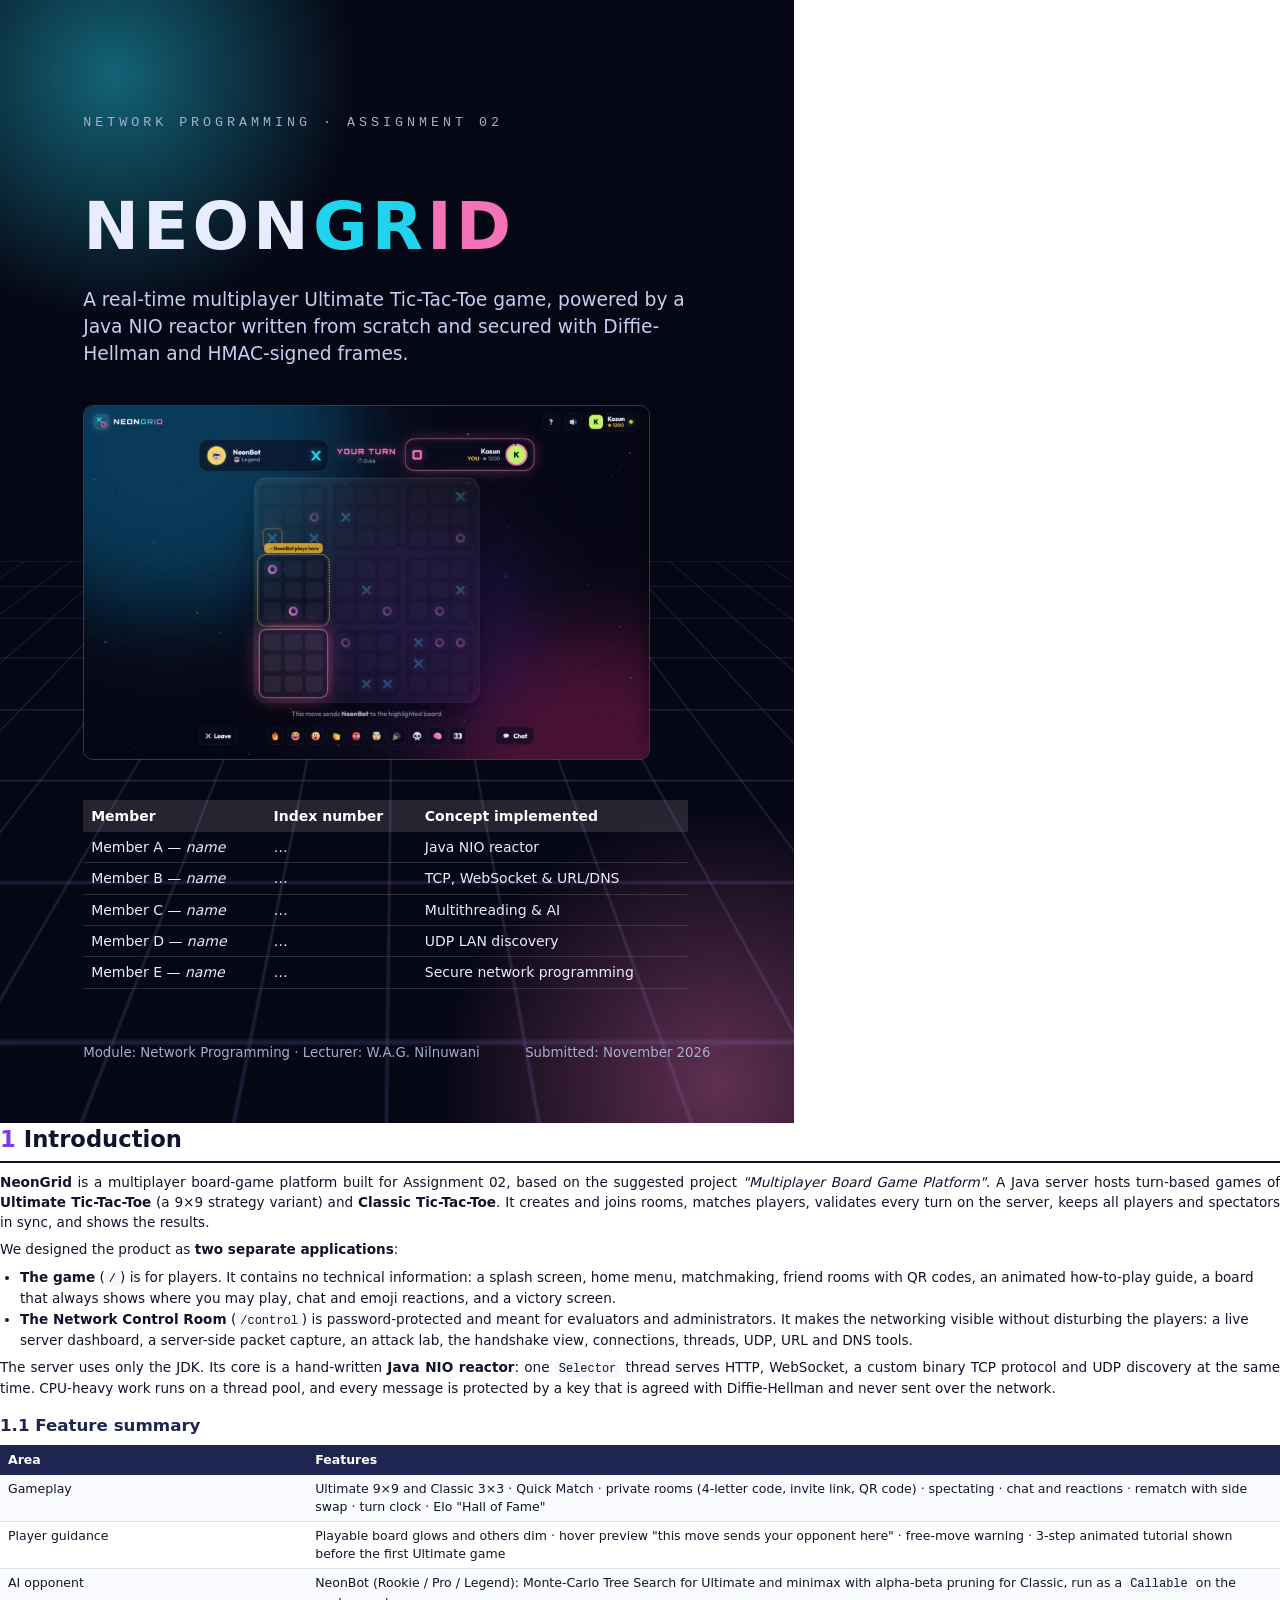
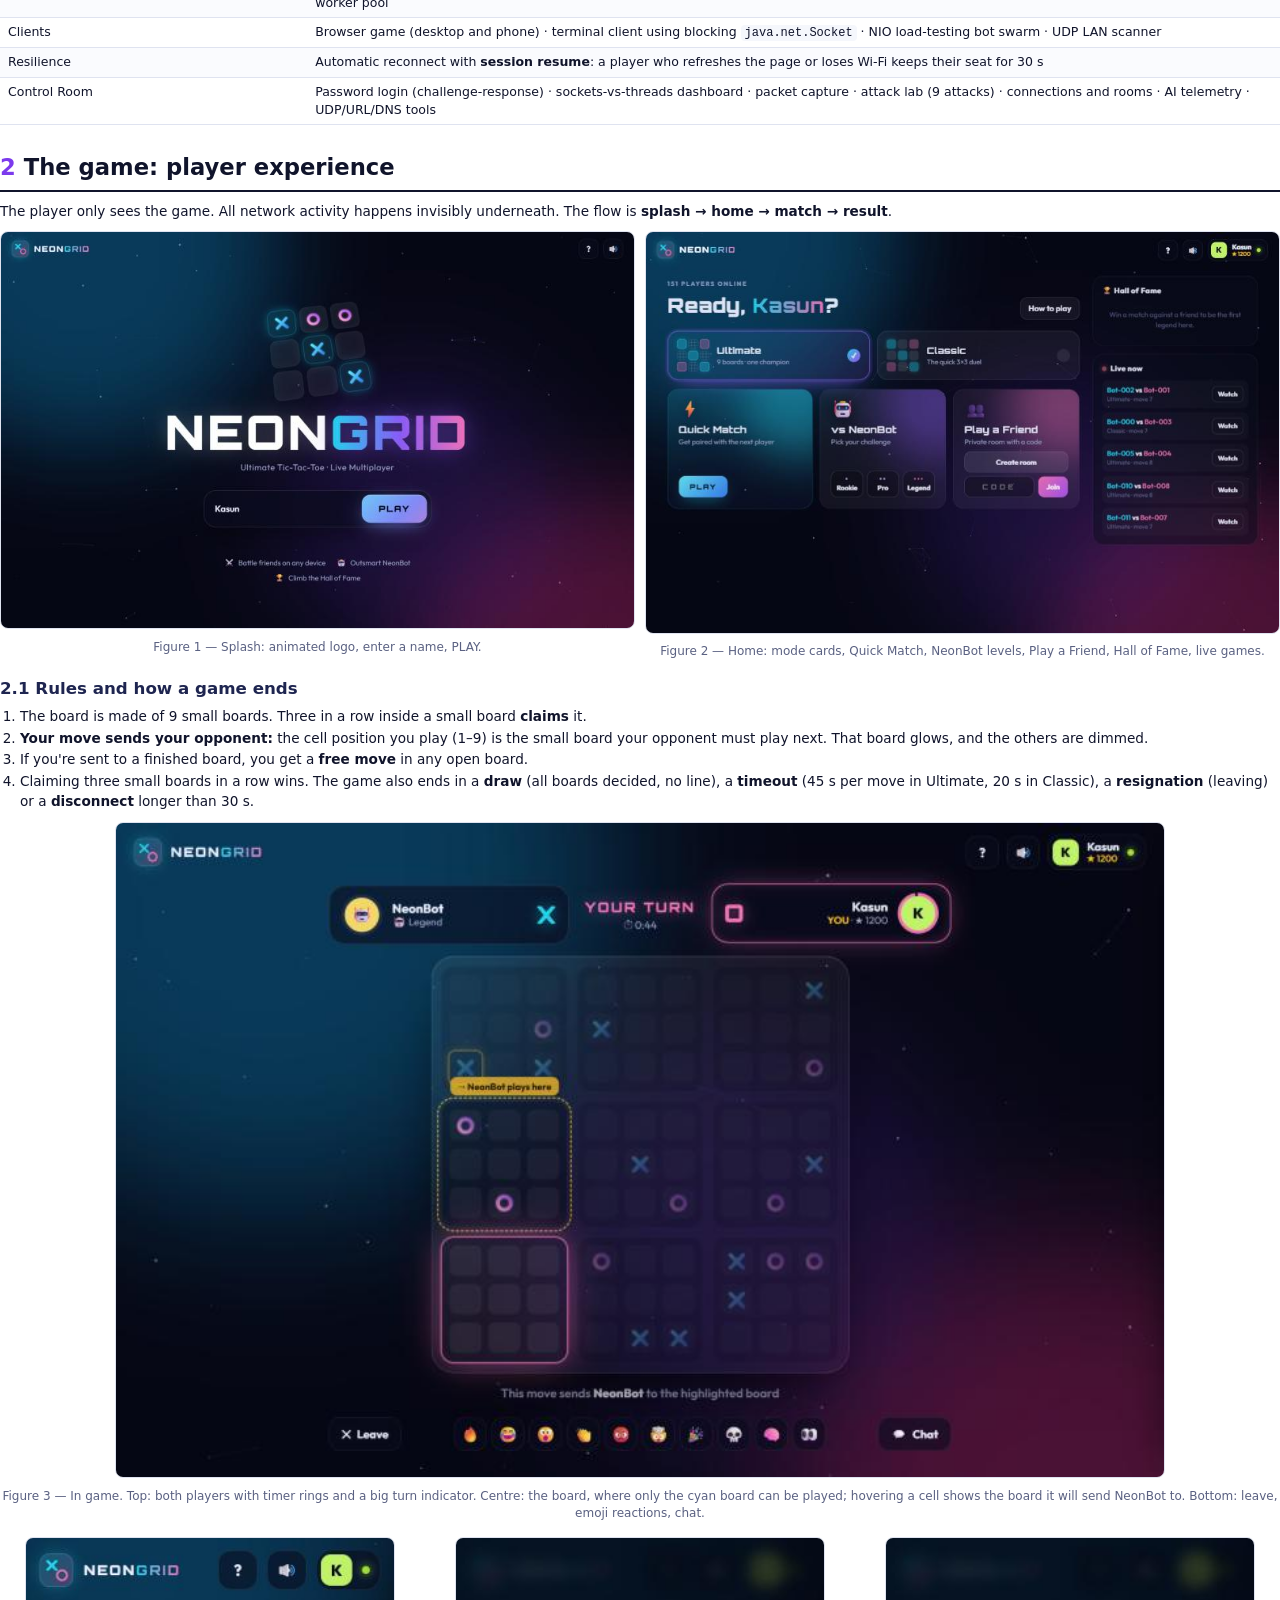
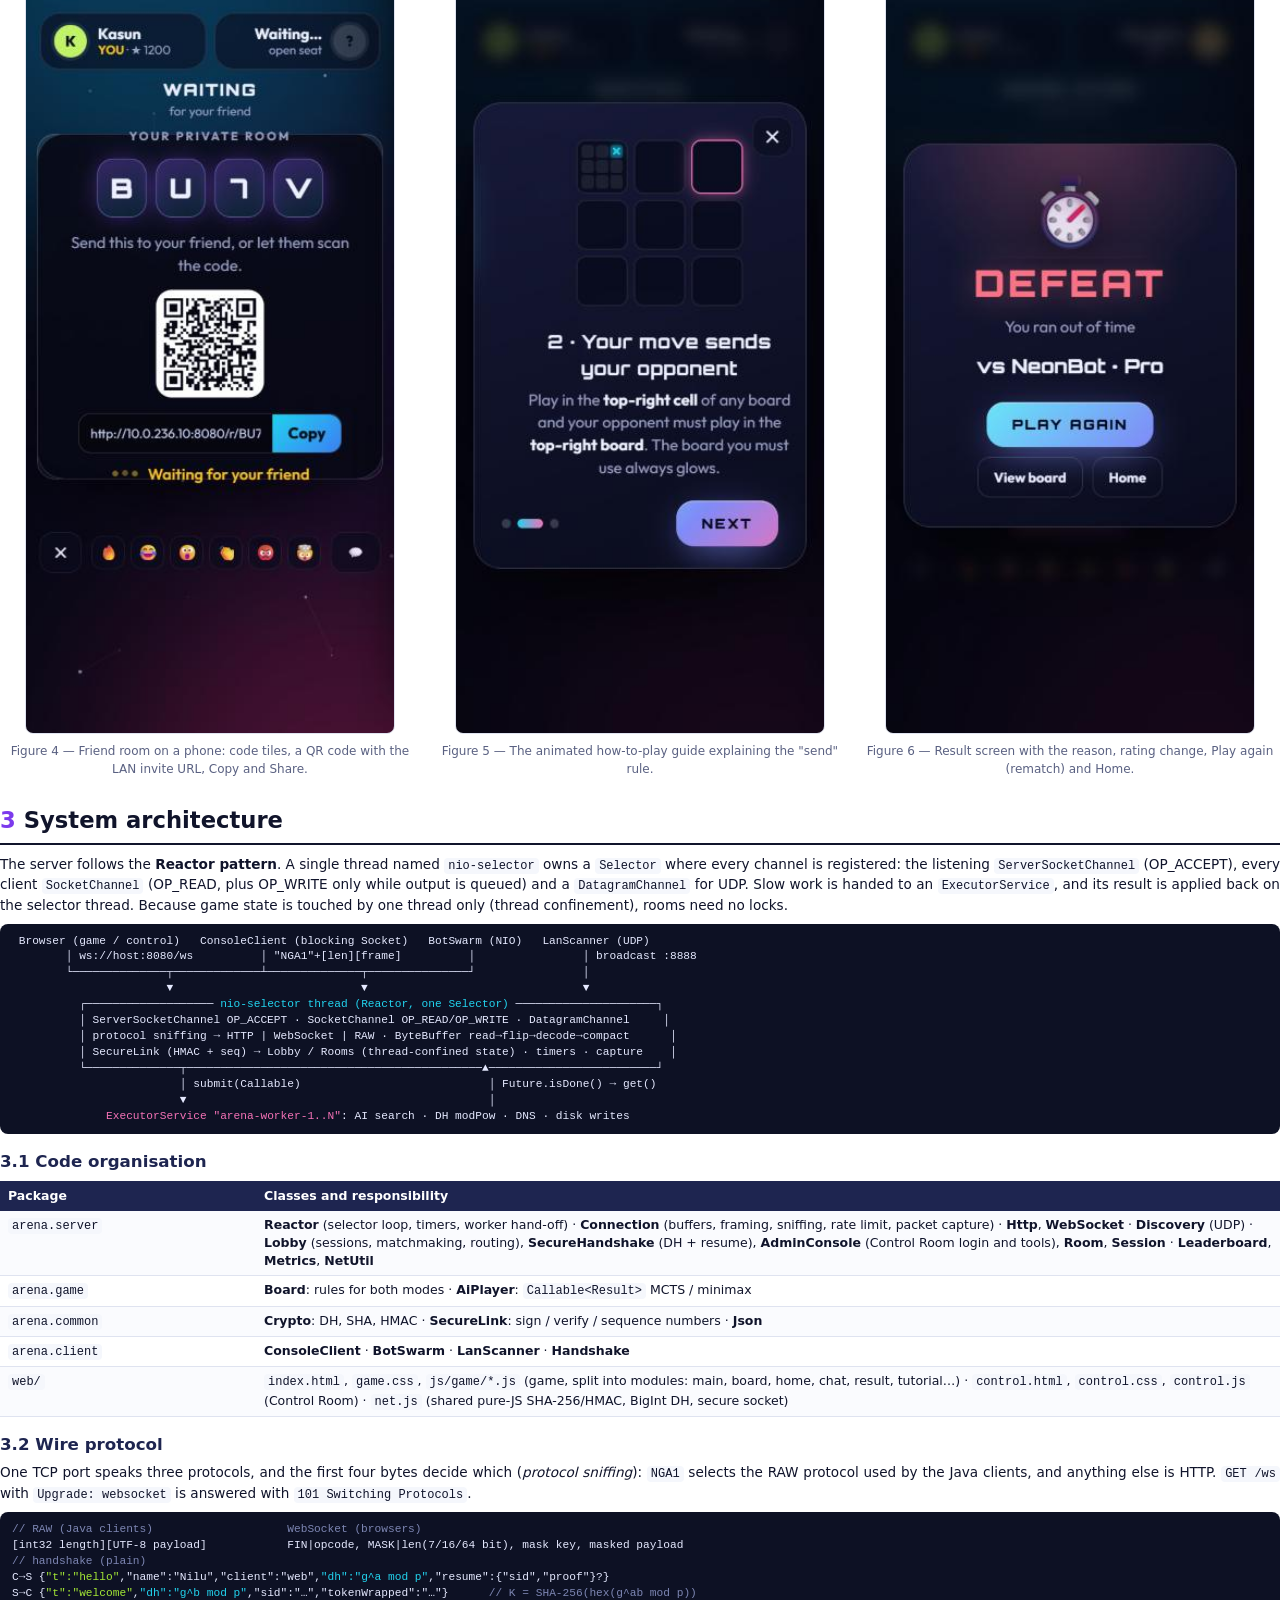
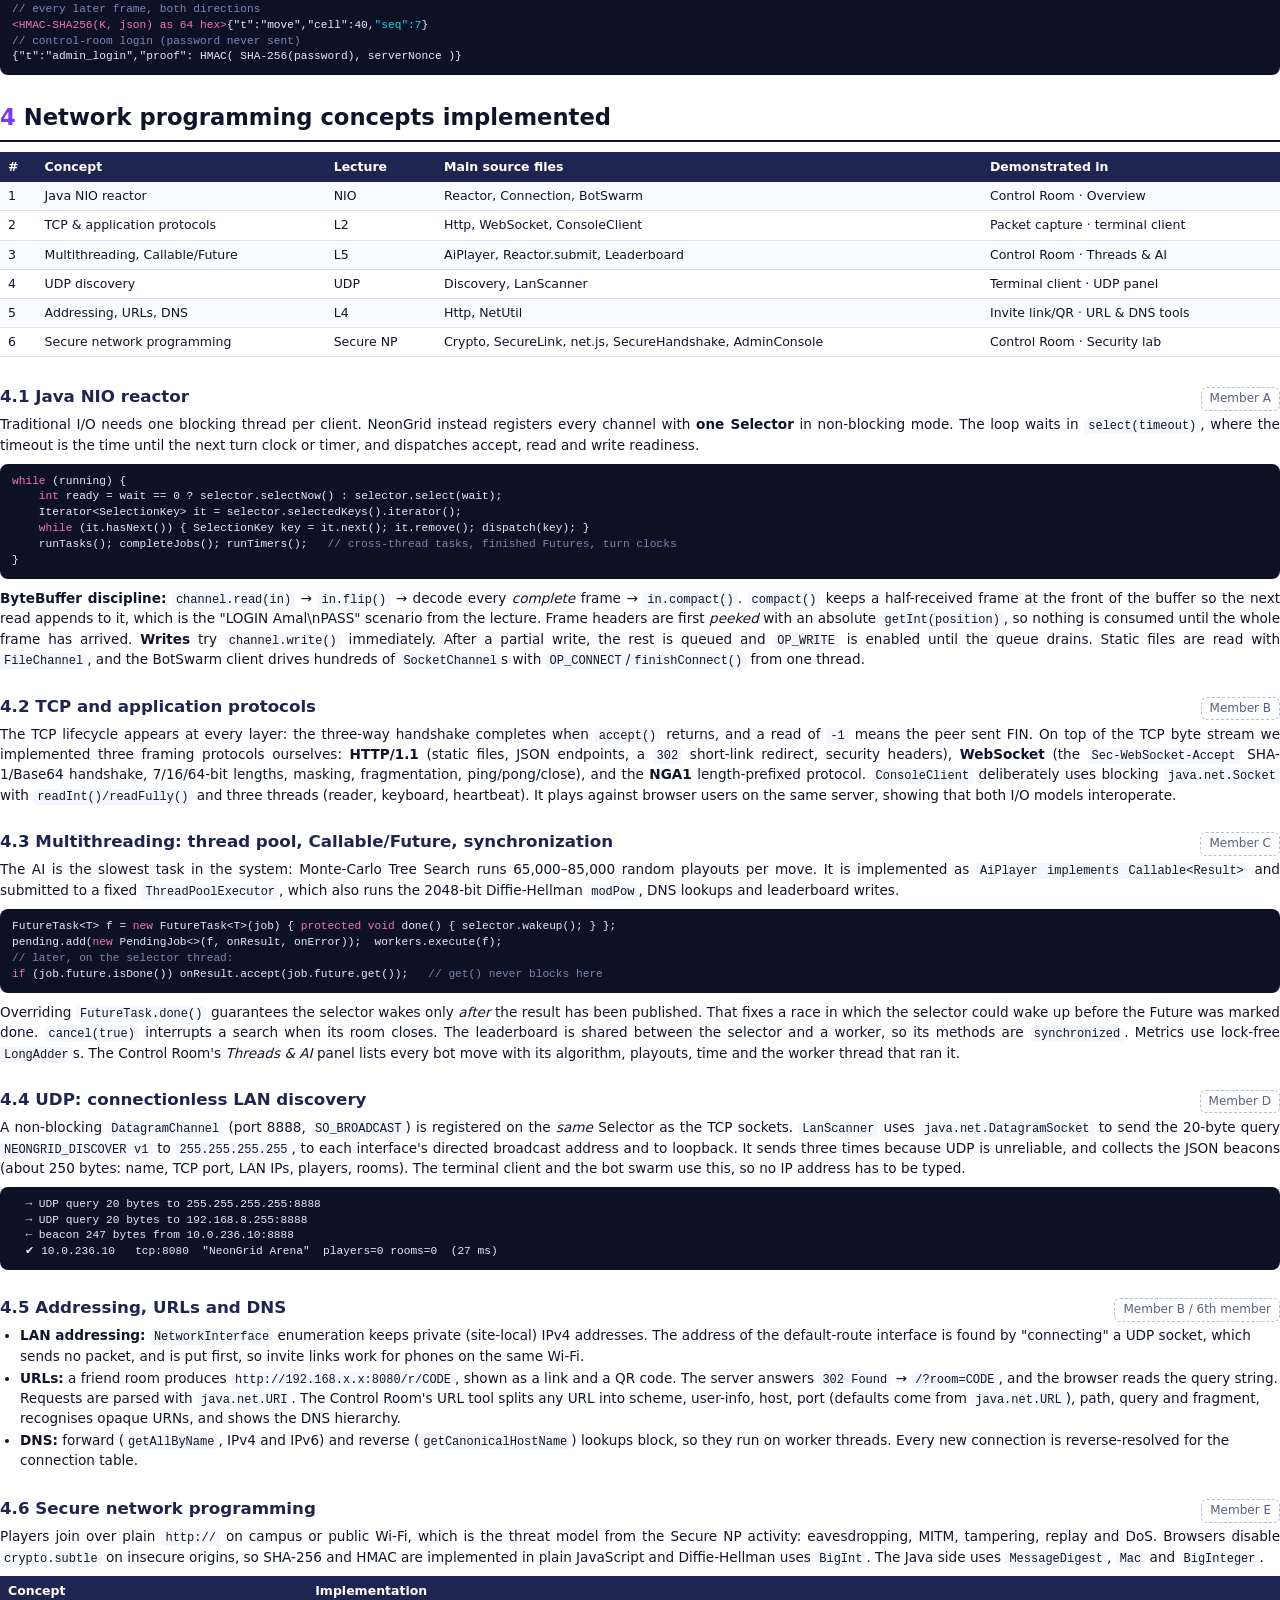
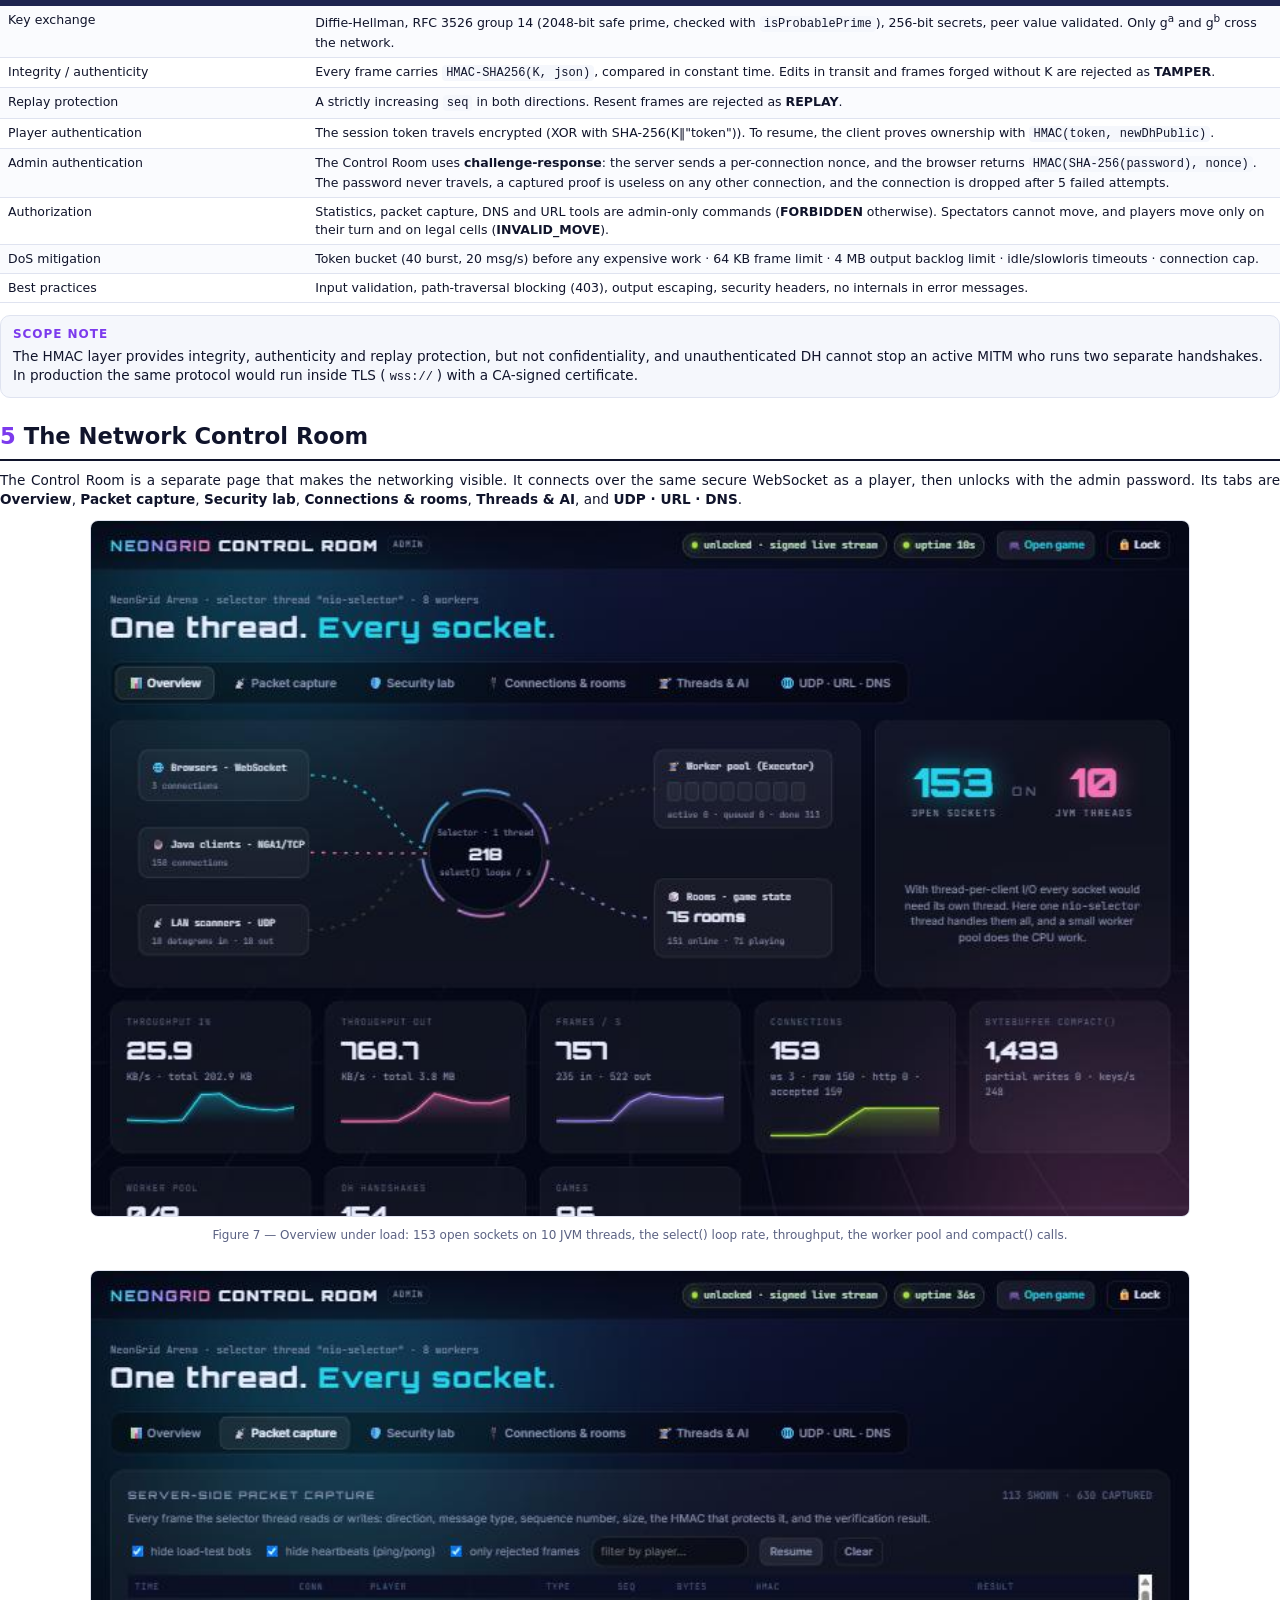
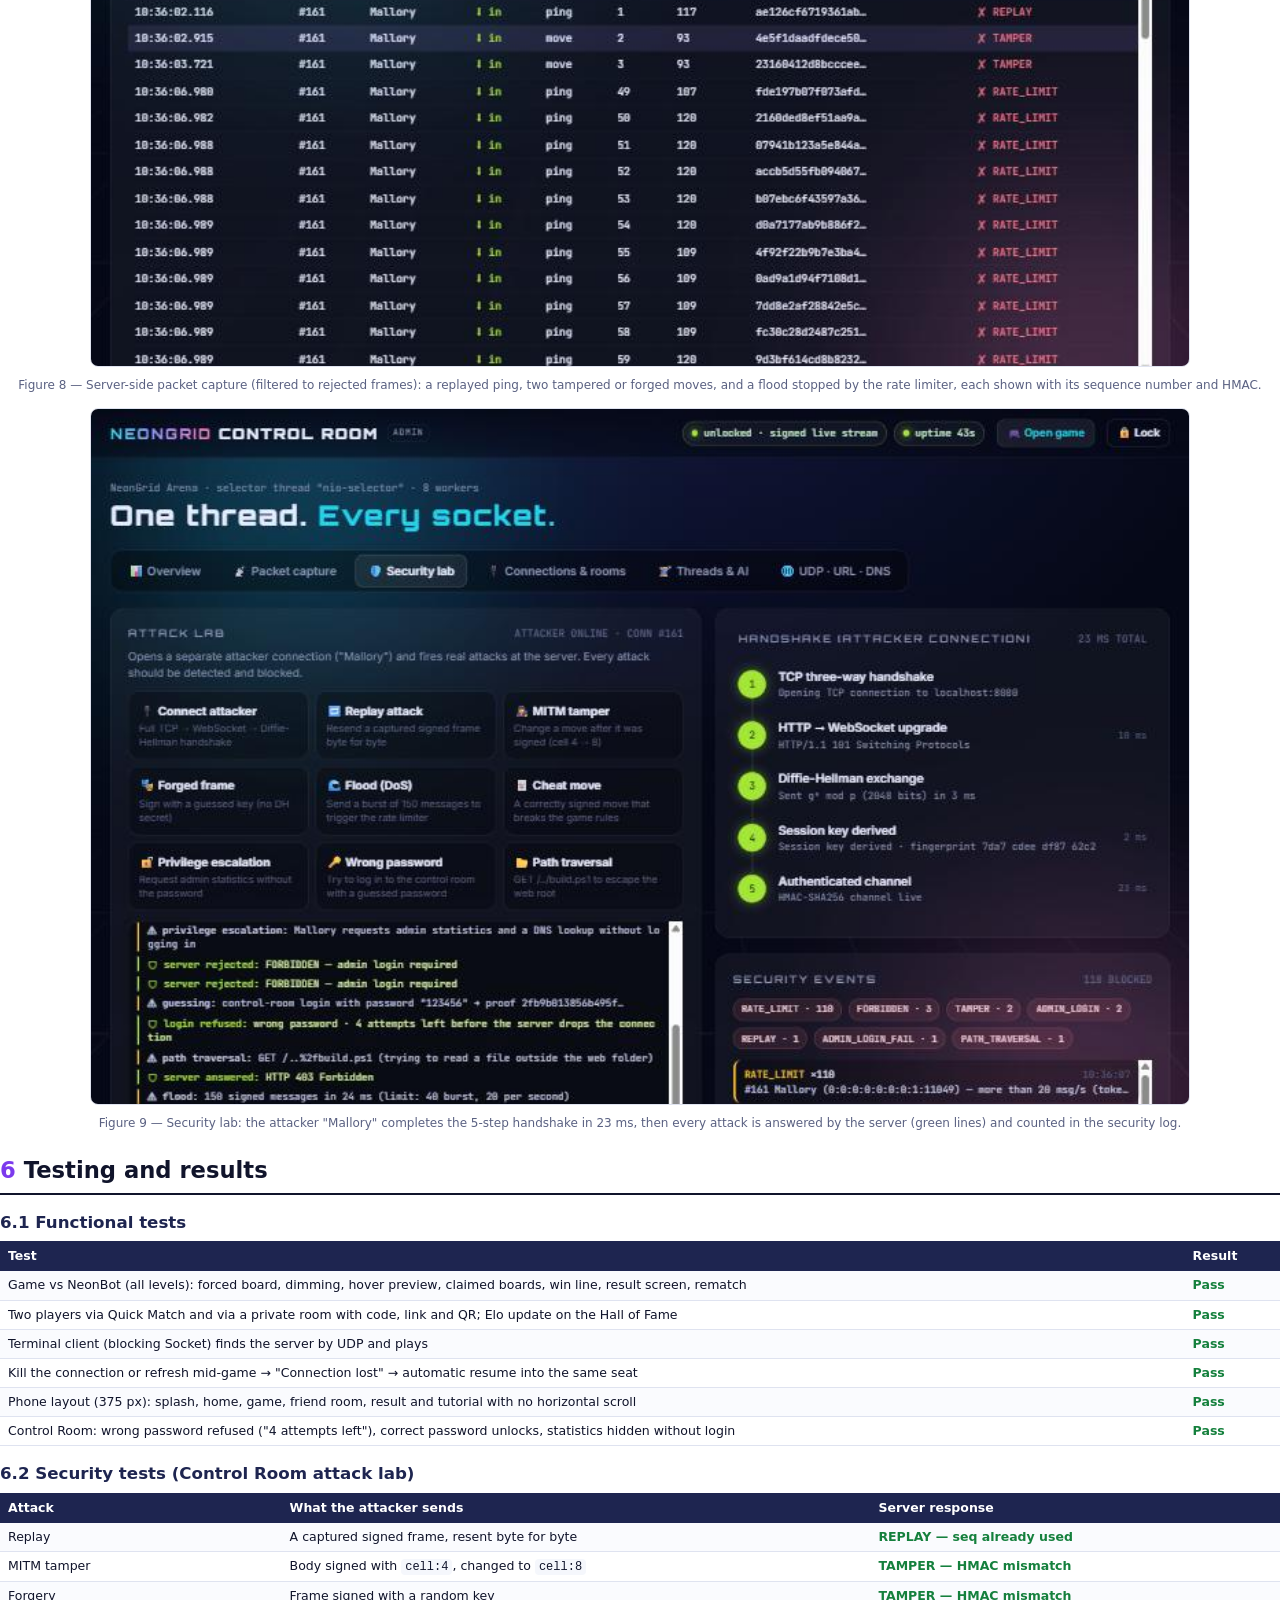
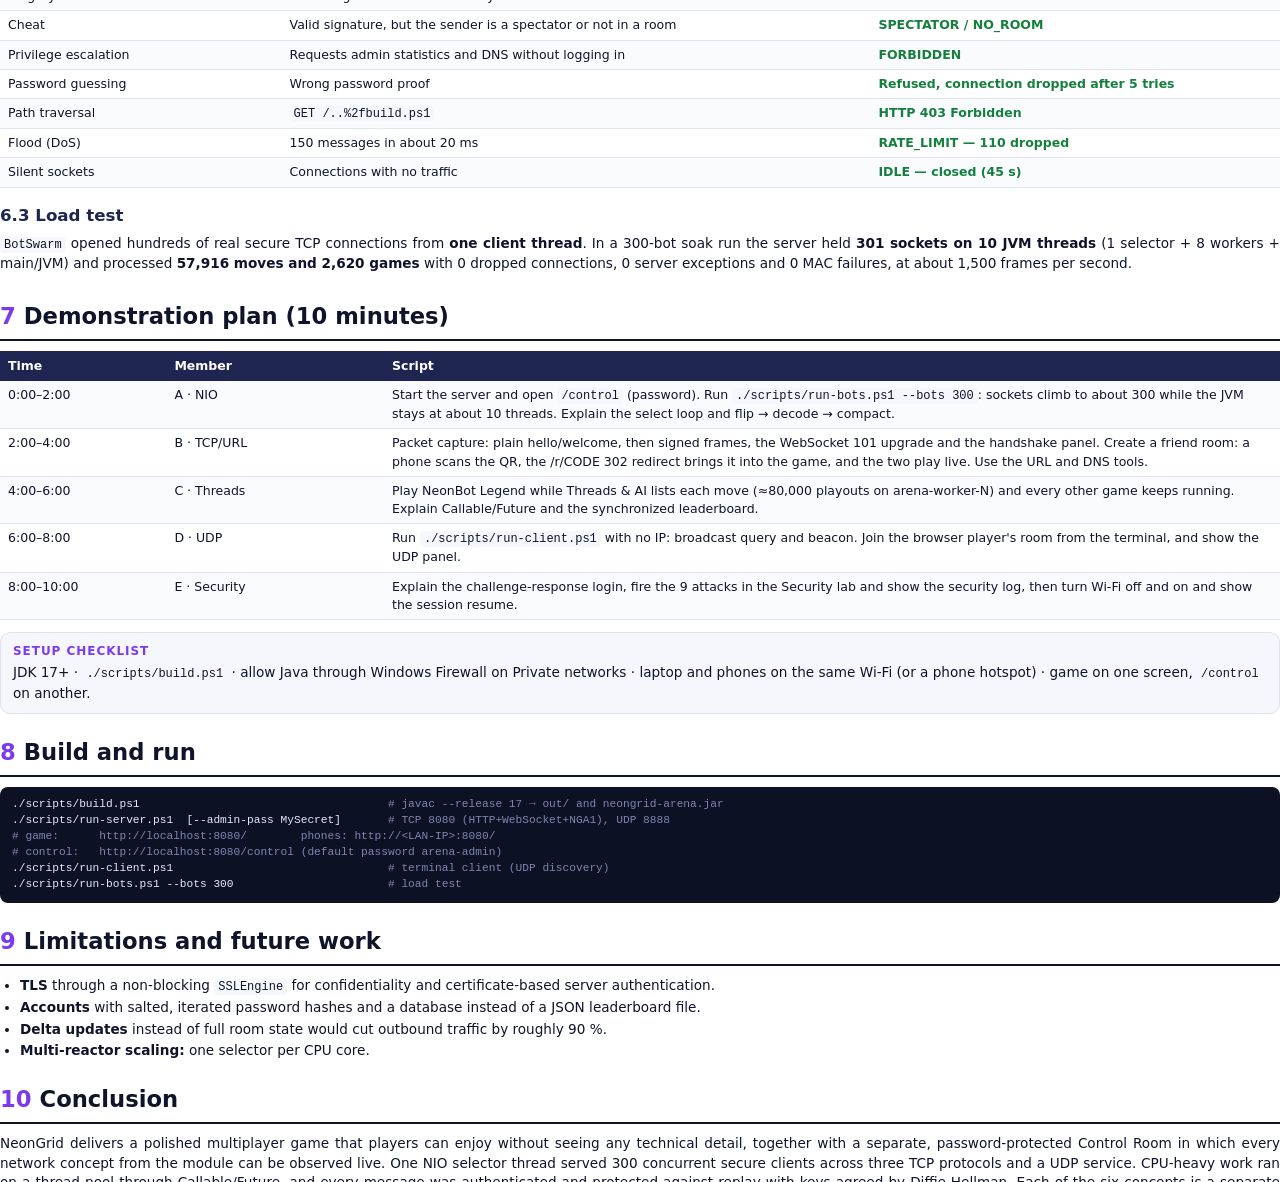
<file: docs/report/report.html>
<!doctype html>
<html lang="en">
<head>
<meta charset="utf-8">
<title>NeonGrid — Project Report</title>
<style>
  @page { size: A4; margin: 18mm 17mm; }
  @page :first { margin: 0; }
  :root { --ink: #10142b; --muted: #5a6182; --line: #dfe3f0; --v: #7c3aed; --soft: #f5f7fc; }
  * { box-sizing: border-box; }
  body { font-family: 'Segoe UI', Inter, system-ui, sans-serif; color: var(--ink); font-size: 10.2pt; line-height: 1.45; margin: 0; }
  h2 { font-size: 17pt; margin: 0 0 10px; padding-bottom: 6px; border-bottom: 2px solid var(--ink); page-break-after: avoid; }
  h2 .n { color: var(--v); margin-right: 8px; }
  h3 { font-size: 12.5pt; margin: 16px 0 6px; color: #1e2550; page-break-after: avoid; }
  p { margin: 0 0 8px; text-align: justify; }
  code, pre { font-family: 'Cascadia Code', Consolas, monospace; }
  code { font-size: 9pt; background: var(--soft); padding: 1px 4px; border-radius: 4px; }
  pre { font-size: 8.4pt; line-height: 1.42; background: #0d1124; color: #e5e9ff; padding: 10px 12px; border-radius: 8px; white-space: pre-wrap; page-break-inside: avoid; margin: 6px 0 10px; }
  pre .c { color: #7d86b3; } pre .k { color: #f472b6; } pre .s { color: #a3e635; } pre .t { color: #22d3ee; }
  table { width: 100%; border-collapse: collapse; margin: 6px 0 12px; font-size: 9.4pt; }
  tr { page-break-inside: avoid; }
  th { background: #1e2550; color: #fff; text-align: left; padding: 6px 8px; font-weight: 600; }
  td { padding: 5px 8px; border-bottom: 1px solid var(--line); vertical-align: top; }
  tr:nth-child(even) td { background: #fafbfe; }
  .section { margin-top: 26px; }
  .cover + .section { margin-top: 0; }
  figure { margin: 10px 0 14px; page-break-inside: avoid; text-align: center; }
  figure img { max-width: 100%; border-radius: 8px; border: 1px solid var(--line); }
  figcaption { font-size: 9pt; color: var(--muted); margin-top: 4px; }
  .figrow { display: flex; gap: 10px; justify-content: center; align-items: flex-start; page-break-inside: avoid; margin: 10px 0 14px; }
  .figrow figure { margin: 0; flex: 1; }
  .box { border: 1px solid var(--line); border-radius: 10px; padding: 10px 12px; background: var(--soft); page-break-inside: avoid; margin: 8px 0; }
  .box b.h { display: block; color: var(--v); font-size: 9pt; letter-spacing: .08em; text-transform: uppercase; margin-bottom: 3px; }
  ul, ol { margin: 0 0 8px; padding-left: 20px; } li { margin-bottom: 2px; }
  .ok { color: #15803d; font-weight: 600; }
  .concept-head { display: flex; justify-content: space-between; align-items: baseline; gap: 10px; }
  .owner { font-size: 9pt; color: var(--muted); border: 1px dashed #b7bdd8; padding: 2px 8px; border-radius: 6px; white-space: nowrap; }
  .cover { height: 297mm; width: 210mm; background: #060714; color: #e8ecff; position: relative; overflow: hidden; padding: 30mm 22mm; }
  .cover .grid { position: absolute; left: -20%; right: -20%; bottom: -5%; height: 55%; background-image: linear-gradient(rgba(167,139,250,.35) 1px, transparent 1px), linear-gradient(90deg, rgba(167,139,250,.35) 1px, transparent 1px); background-size: 46px 46px; transform: perspective(420px) rotateX(60deg); transform-origin: top; opacity: .5; }
  .cover .glow1 { position: absolute; width: 140mm; height: 140mm; border-radius: 50%; background: radial-gradient(circle, rgba(34,211,238,.45), transparent 65%); top: -50mm; left: -40mm; }
  .cover .glow2 { position: absolute; width: 160mm; height: 160mm; border-radius: 50%; background: radial-gradient(circle, rgba(244,114,182,.38), transparent 65%); bottom: -70mm; right: -60mm; }
  .cover .inner { position: relative; z-index: 2; }
  .cover .kicker { font-family: Consolas, monospace; letter-spacing: .3em; font-size: 10pt; color: #a5adcf; }
  .cover h1 { font-size: 50pt; margin: 12mm 0 3mm; letter-spacing: .06em; font-weight: 900; }
  .cover h1 span { color: #22d3ee; } .cover h1 em { font-style: normal; color: #f472b6; }
  .cover .sub { font-size: 14pt; color: #c7cdf0; max-width: 160mm; }
  .cover .shot { margin-top: 10mm; width: 150mm; border-radius: 10px; border: 1px solid rgba(255,255,255,.2); }
  .cover table { margin-top: 9mm; color: #e8ecff; font-size: 10.5pt; width: 160mm; }
  .cover th { background: rgba(255,255,255,.12); }
  .cover td { border-color: rgba(255,255,255,.14); background: transparent !important; }
  .cover .foot { position: absolute; bottom: 16mm; left: 22mm; right: 22mm; z-index: 2; display: flex; justify-content: space-between; font-size: 10pt; color: #a5adcf; }
</style>
</head>
<body>

<div class="cover">
  <div class="glow1"></div><div class="glow2"></div><div class="grid"></div>
  <div class="inner">
    <div class="kicker">NETWORK PROGRAMMING · ASSIGNMENT 02</div>
    <h1>NEON<span>GR</span><em>ID</em></h1>
    <div class="sub">A real-time multiplayer Ultimate Tic-Tac-Toe game, powered by a Java NIO reactor written from scratch and secured with Diffie-Hellman and HMAC-signed frames.</div>
    <img class="shot" src="img/03-game.jpg">
    <table>
      <tr><th>Member</th><th>Index number</th><th>Concept implemented</th></tr>
      <tr><td>Member A — <i>name</i></td><td><i>…</i></td><td>Java NIO reactor</td></tr>
      <tr><td>Member B — <i>name</i></td><td><i>…</i></td><td>TCP, WebSocket &amp; URL/DNS</td></tr>
      <tr><td>Member C — <i>name</i></td><td><i>…</i></td><td>Multithreading &amp; AI</td></tr>
      <tr><td>Member D — <i>name</i></td><td><i>…</i></td><td>UDP LAN discovery</td></tr>
      <tr><td>Member E — <i>name</i></td><td><i>…</i></td><td>Secure network programming</td></tr>
    </table>
  </div>
  <div class="foot"><span>Module: Network Programming · Lecturer: W.A.G. Nilnuwani</span><span>Submitted: November 2026</span></div>
</div>

<!-- ============================================================ 1 -->
<div class="section">
  <h2><span class="n">1</span>Introduction</h2>
  <p><b>NeonGrid</b> is a multiplayer board-game platform built for Assignment 02, based on the suggested project <i>"Multiplayer Board Game Platform"</i>. A Java server hosts turn-based games of <b>Ultimate Tic-Tac-Toe</b> (a 9×9 strategy variant) and <b>Classic Tic-Tac-Toe</b>. It creates and joins rooms, matches players, validates every turn on the server, keeps all players and spectators in sync, and shows the results.</p>
  <p>We designed the product as <b>two separate applications</b>:</p>
  <ul>
    <li><b>The game</b> (<code>/</code>) is for players. It contains no technical information: a splash screen, home menu, matchmaking, friend rooms with QR codes, an animated how-to-play guide, a board that always shows where you may play, chat and emoji reactions, and a victory screen.</li>
    <li><b>The Network Control Room</b> (<code>/control</code>) is password-protected and meant for evaluators and administrators. It makes the networking visible without disturbing the players: a live server dashboard, a server-side packet capture, an attack lab, the handshake view, connections, threads, UDP, URL and DNS tools.</li>
  </ul>
  <p>The server uses only the JDK. Its core is a hand-written <b>Java NIO reactor</b>: one <code>Selector</code> thread serves HTTP, WebSocket, a custom binary TCP protocol and UDP discovery at the same time. CPU-heavy work runs on a thread pool, and every message is protected by a key that is agreed with Diffie-Hellman and never sent over the network.</p>

  <h3>1.1 Feature summary</h3>
  <table>
    <tr><th style="width:24%">Area</th><th>Features</th></tr>
    <tr><td>Gameplay</td><td>Ultimate 9×9 and Classic 3×3 · Quick Match · private rooms (4-letter code, invite link, QR code) · spectating · chat and reactions · rematch with side swap · turn clock · Elo "Hall of Fame"</td></tr>
    <tr><td>Player guidance</td><td>Playable board glows and others dim · hover preview "this move sends your opponent here" · free-move warning · 3-step animated tutorial shown before the first Ultimate game</td></tr>
    <tr><td>AI opponent</td><td>NeonBot (Rookie / Pro / Legend): Monte-Carlo Tree Search for Ultimate and minimax with alpha-beta pruning for Classic, run as a <code>Callable</code> on the worker pool</td></tr>
    <tr><td>Clients</td><td>Browser game (desktop and phone) · terminal client using blocking <code>java.net.Socket</code> · NIO load-testing bot swarm · UDP LAN scanner</td></tr>
    <tr><td>Resilience</td><td>Automatic reconnect with <b>session resume</b>: a player who refreshes the page or loses Wi-Fi keeps their seat for 30 s</td></tr>
    <tr><td>Control Room</td><td>Password login (challenge-response) · sockets-vs-threads dashboard · packet capture · attack lab (9 attacks) · connections and rooms · AI telemetry · UDP/URL/DNS tools</td></tr>
  </table>
</div>

<!-- ============================================================ 2 -->
<div class="section">
  <h2><span class="n">2</span>The game: player experience</h2>
  <p>The player only sees the game. All network activity happens invisibly underneath. The flow is <b>splash → home → match → result</b>.</p>
  <div class="figrow">
    <figure><img src="img/01-splash.jpg"><figcaption>Figure 1 — Splash: animated logo, enter a name, PLAY.</figcaption></figure>
    <figure><img src="img/02-home.jpg"><figcaption>Figure 2 — Home: mode cards, Quick Match, NeonBot levels, Play a Friend, Hall of Fame, live games.</figcaption></figure>
  </div>
  <h3>2.1 Rules and how a game ends</h3>
  <ol>
    <li>The board is made of 9 small boards. Three in a row inside a small board <b>claims</b> it.</li>
    <li><b>Your move sends your opponent:</b> the cell position you play (1–9) is the small board your opponent must play next. That board glows, and the others are dimmed.</li>
    <li>If you're sent to a finished board, you get a <b>free move</b> in any open board.</li>
    <li>Claiming three small boards in a row wins. The game also ends in a <b>draw</b> (all boards decided, no line), a <b>timeout</b> (45 s per move in Ultimate, 20 s in Classic), a <b>resignation</b> (leaving) or a <b>disconnect</b> longer than 30 s.</li>
  </ol>
  <figure><img src="img/03-game.jpg" style="width:82%"><figcaption>Figure 3 — In game. Top: both players with timer rings and a big turn indicator. Centre: the board, where only the cyan board can be played; hovering a cell shows the board it will send NeonBot to. Bottom: leave, emoji reactions, chat.</figcaption></figure>
  <div class="figrow">
    <figure><img src="img/04-friend-room.jpg" style="width:88%"><figcaption>Figure 4 — Friend room on a phone: code tiles, a QR code with the LAN invite URL, Copy and Share.</figcaption></figure>
    <figure><img src="img/06-tutorial.jpg" style="width:88%"><figcaption>Figure 5 — The animated how-to-play guide explaining the "send" rule.</figcaption></figure>
    <figure><img src="img/05-result.jpg" style="width:88%"><figcaption>Figure 6 — Result screen with the reason, rating change, Play again (rematch) and Home.</figcaption></figure>
  </div>
</div>

<!-- ============================================================ 3 -->
<div class="section">
  <h2><span class="n">3</span>System architecture</h2>
  <p>The server follows the <b>Reactor pattern</b>. A single thread named <code>nio-selector</code> owns a <code>Selector</code> where every channel is registered: the listening <code>ServerSocketChannel</code> (OP_ACCEPT), every client <code>SocketChannel</code> (OP_READ, plus OP_WRITE only while output is queued) and a <code>DatagramChannel</code> for UDP. Slow work is handed to an <code>ExecutorService</code>, and its result is applied back on the selector thread. Because game state is touched by one thread only (thread confinement), rooms need no locks.</p>
<pre> Browser (game / control)   ConsoleClient (blocking Socket)   BotSwarm (NIO)   LanScanner (UDP)
        │ ws://host:8080/ws          │ "NGA1"+[len][frame]          │                │ broadcast :8888
        └──────────────┬─────────────┴──────────────┬───────────────┘                │
                       ▼                            ▼                                ▼
          ┌─────────────────── <span class="t">nio-selector thread (Reactor, one Selector)</span> ─────────────────────┐
          │ ServerSocketChannel OP_ACCEPT · SocketChannel OP_READ/OP_WRITE · DatagramChannel     │
          │ protocol sniffing → HTTP | WebSocket | RAW · ByteBuffer read→flip→decode→compact      │
          │ SecureLink (HMAC + seq) → Lobby / Rooms (thread-confined state) · timers · capture    │
          └──────────────┬────────────────────────────────────────────▲─────────────────────────┘
                         │ submit(Callable)                            │ Future.isDone() → get()
                         ▼                                             │
              <span class="k">ExecutorService "arena-worker-1..N"</span>: AI search · DH modPow · DNS · disk writes</pre>
  <h3>3.1 Code organisation</h3>
  <table>
    <tr><th style="width:20%">Package</th><th>Classes and responsibility</th></tr>
    <tr><td><code>arena.server</code></td><td><b>Reactor</b> (selector loop, timers, worker hand-off) · <b>Connection</b> (buffers, framing, sniffing, rate limit, packet capture) · <b>Http</b>, <b>WebSocket</b> · <b>Discovery</b> (UDP) · <b>Lobby</b> (sessions, matchmaking, routing), <b>SecureHandshake</b> (DH + resume), <b>AdminConsole</b> (Control Room login and tools), <b>Room</b>, <b>Session</b> · <b>Leaderboard</b>, <b>Metrics</b>, <b>NetUtil</b></td></tr>
    <tr><td><code>arena.game</code></td><td><b>Board</b>: rules for both modes · <b>AiPlayer</b>: <code>Callable&lt;Result&gt;</code> MCTS / minimax</td></tr>
    <tr><td><code>arena.common</code></td><td><b>Crypto</b>: DH, SHA, HMAC · <b>SecureLink</b>: sign / verify / sequence numbers · <b>Json</b></td></tr>
    <tr><td><code>arena.client</code></td><td><b>ConsoleClient</b> · <b>BotSwarm</b> · <b>LanScanner</b> · <b>Handshake</b></td></tr>
    <tr><td><code>web/</code></td><td><code>index.html</code>, <code>game.css</code>, <code>js/game/*.js</code> (game, split into modules: main, board, home, chat, result, tutorial…) · <code>control.html</code>, <code>control.css</code>, <code>control.js</code> (Control Room) · <code>net.js</code> (shared pure-JS SHA-256/HMAC, BigInt DH, secure socket)</td></tr>
  </table>
  <h3>3.2 Wire protocol</h3>
  <p>One TCP port speaks three protocols, and the first four bytes decide which (<i>protocol sniffing</i>): <code>NGA1</code> selects the RAW protocol used by the Java clients, and anything else is HTTP. <code>GET /ws</code> with <code>Upgrade: websocket</code> is answered with <code>101 Switching Protocols</code>.</p>
<pre><span class="c">// RAW (Java clients)                    WebSocket (browsers)</span>
[int32 length][UTF-8 payload]            FIN|opcode, MASK|len(7/16/64 bit), mask key, masked payload
<span class="c">// handshake (plain)</span>
C→S {<span class="s">"t":"hello"</span>,"name":"Nilu","client":"web",<span class="t">"dh":"g^a mod p"</span>,"resume":{"sid","proof"}?}
S→C {<span class="s">"t":"welcome"</span>,<span class="t">"dh":"g^b mod p"</span>,"sid":"…","tokenWrapped":"…"}      <span class="c">// K = SHA-256(hex(g^ab mod p))</span>
<span class="c">// every later frame, both directions</span>
<span class="k">&lt;HMAC-SHA256(K, json) as 64 hex&gt;</span>{"t":"move","cell":40,<span class="t">"seq":7</span>}
<span class="c">// control-room login (password never sent)</span>
{"t":"admin_login","proof": HMAC( SHA-256(password), serverNonce )}</pre>
</div>

<!-- ============================================================ 4 -->
<div class="section">
  <h2><span class="n">4</span>Network programming concepts implemented</h2>
  <table>
    <tr><th>#</th><th>Concept</th><th>Lecture</th><th>Main source files</th><th>Demonstrated in</th></tr>
    <tr><td>1</td><td>Java NIO reactor</td><td>NIO</td><td>Reactor, Connection, BotSwarm</td><td>Control Room · Overview</td></tr>
    <tr><td>2</td><td>TCP &amp; application protocols</td><td>L2</td><td>Http, WebSocket, ConsoleClient</td><td>Packet capture · terminal client</td></tr>
    <tr><td>3</td><td>Multithreading, Callable/Future</td><td>L5</td><td>AiPlayer, Reactor.submit, Leaderboard</td><td>Control Room · Threads &amp; AI</td></tr>
    <tr><td>4</td><td>UDP discovery</td><td>UDP</td><td>Discovery, LanScanner</td><td>Terminal client · UDP panel</td></tr>
    <tr><td>5</td><td>Addressing, URLs, DNS</td><td>L4</td><td>Http, NetUtil</td><td>Invite link/QR · URL &amp; DNS tools</td></tr>
    <tr><td>6</td><td>Secure network programming</td><td>Secure NP</td><td>Crypto, SecureLink, net.js, SecureHandshake, AdminConsole</td><td>Control Room · Security lab</td></tr>
  </table>

  <div class="concept-head"><h3>4.1 Java NIO reactor</h3><span class="owner">Member A</span></div>
  <p>Traditional I/O needs one blocking thread per client. NeonGrid instead registers every channel with <b>one Selector</b> in non-blocking mode. The loop waits in <code>select(timeout)</code>, where the timeout is the time until the next turn clock or timer, and dispatches accept, read and write readiness.</p>
<pre><span class="k">while</span> (running) {
    <span class="k">int</span> ready = wait == 0 ? selector.selectNow() : selector.select(wait);
    Iterator&lt;SelectionKey&gt; it = selector.selectedKeys().iterator();
    <span class="k">while</span> (it.hasNext()) { SelectionKey key = it.next(); it.remove(); dispatch(key); }
    runTasks(); completeJobs(); runTimers();   <span class="c">// cross-thread tasks, finished Futures, turn clocks</span>
}</pre>
  <p><b>ByteBuffer discipline:</b> <code>channel.read(in)</code> → <code>in.flip()</code> → decode every <i>complete</i> frame → <code>in.compact()</code>. <code>compact()</code> keeps a half-received frame at the front of the buffer so the next read appends to it, which is the "LOGIN Amal\nPASS" scenario from the lecture. Frame headers are first <i>peeked</i> with an absolute <code>getInt(position)</code>, so nothing is consumed until the whole frame has arrived. <b>Writes</b> try <code>channel.write()</code> immediately. After a partial write, the rest is queued and <code>OP_WRITE</code> is enabled until the queue drains. Static files are read with <code>FileChannel</code>, and the BotSwarm client drives hundreds of <code>SocketChannel</code>s with <code>OP_CONNECT</code>/<code>finishConnect()</code> from one thread.</p>

  <div class="concept-head"><h3>4.2 TCP and application protocols</h3><span class="owner">Member B</span></div>
  <p>The TCP lifecycle appears at every layer: the three-way handshake completes when <code>accept()</code> returns, and a read of <code>-1</code> means the peer sent FIN. On top of the TCP byte stream we implemented three framing protocols ourselves: <b>HTTP/1.1</b> (static files, JSON endpoints, a <code>302</code> short-link redirect, security headers), <b>WebSocket</b> (the <code>Sec-WebSocket-Accept</code> SHA-1/Base64 handshake, 7/16/64-bit lengths, masking, fragmentation, ping/pong/close), and the <b>NGA1</b> length-prefixed protocol. <code>ConsoleClient</code> deliberately uses blocking <code>java.net.Socket</code> with <code>readInt()/readFully()</code> and three threads (reader, keyboard, heartbeat). It plays against browser users on the same server, showing that both I/O models interoperate.</p>

  <div class="concept-head"><h3>4.3 Multithreading: thread pool, Callable/Future, synchronization</h3><span class="owner">Member C</span></div>
  <p>The AI is the slowest task in the system: Monte-Carlo Tree Search runs 65,000–85,000 random playouts per move. It is implemented as <code>AiPlayer implements Callable&lt;Result&gt;</code> and submitted to a fixed <code>ThreadPoolExecutor</code>, which also runs the 2048-bit Diffie-Hellman <code>modPow</code>, DNS lookups and leaderboard writes.</p>
<pre>FutureTask&lt;T&gt; f = <span class="k">new</span> FutureTask&lt;T&gt;(job) { <span class="k">protected void</span> done() { selector.wakeup(); } };
pending.add(<span class="k">new</span> PendingJob&lt;&gt;(f, onResult, onError));  workers.execute(f);
<span class="c">// later, on the selector thread:</span>
<span class="k">if</span> (job.future.isDone()) onResult.accept(job.future.get());   <span class="c">// get() never blocks here</span></pre>
  <p>Overriding <code>FutureTask.done()</code> guarantees the selector wakes only <i>after</i> the result has been published. That fixes a race in which the selector could wake up before the Future was marked done. <code>cancel(true)</code> interrupts a search when its room closes. The leaderboard is shared between the selector and a worker, so its methods are <code>synchronized</code>. Metrics use lock-free <code>LongAdder</code>s. The Control Room's <i>Threads &amp; AI</i> panel lists every bot move with its algorithm, playouts, time and the worker thread that ran it.</p>

  <div class="concept-head"><h3>4.4 UDP: connectionless LAN discovery</h3><span class="owner">Member D</span></div>
  <p>A non-blocking <code>DatagramChannel</code> (port 8888, <code>SO_BROADCAST</code>) is registered on the <i>same</i> Selector as the TCP sockets. <code>LanScanner</code> uses <code>java.net.DatagramSocket</code> to send the 20-byte query <code>NEONGRID_DISCOVER v1</code> to <code>255.255.255.255</code>, to each interface's directed broadcast address and to loopback. It sends three times because UDP is unreliable, and collects the JSON beacons (about 250 bytes: name, TCP port, LAN IPs, players, rooms). The terminal client and the bot swarm use this, so no IP address has to be typed.</p>
<pre>  → UDP query 20 bytes to 255.255.255.255:8888
  → UDP query 20 bytes to 192.168.8.255:8888
  ← beacon 247 bytes from 10.0.236.10:8888
  ✔ 10.0.236.10   tcp:8080  "NeonGrid Arena"  players=0 rooms=0  (27 ms)</pre>

  <div class="concept-head"><h3>4.5 Addressing, URLs and DNS</h3><span class="owner">Member B / 6th member</span></div>
  <ul>
    <li><b>LAN addressing:</b> <code>NetworkInterface</code> enumeration keeps private (site-local) IPv4 addresses. The address of the default-route interface is found by "connecting" a UDP socket, which sends no packet, and is put first, so invite links work for phones on the same Wi-Fi.</li>
    <li><b>URLs:</b> a friend room produces <code>http://192.168.x.x:8080/r/CODE</code>, shown as a link and a QR code. The server answers <code>302 Found</code> → <code>/?room=CODE</code>, and the browser reads the query string. Requests are parsed with <code>java.net.URI</code>. The Control Room's URL tool splits any URL into scheme, user-info, host, port (defaults come from <code>java.net.URL</code>), path, query and fragment, recognises opaque URNs, and shows the DNS hierarchy.</li>
    <li><b>DNS:</b> forward (<code>getAllByName</code>, IPv4 and IPv6) and reverse (<code>getCanonicalHostName</code>) lookups block, so they run on worker threads. Every new connection is reverse-resolved for the connection table.</li>
  </ul>
</div>

<div class="section">
  <div class="concept-head"><h3 style="margin-top:0">4.6 Secure network programming</h3><span class="owner">Member E</span></div>
  <p>Players join over plain <code>http://</code> on campus or public Wi-Fi, which is the threat model from the Secure NP activity: eavesdropping, MITM, tampering, replay and DoS. Browsers disable <code>crypto.subtle</code> on insecure origins, so SHA-256 and HMAC are implemented in plain JavaScript and Diffie-Hellman uses <code>BigInt</code>. The Java side uses <code>MessageDigest</code>, <code>Mac</code> and <code>BigInteger</code>.</p>
  <table>
    <tr><th style="width:24%">Concept</th><th>Implementation</th></tr>
    <tr><td>Key exchange</td><td>Diffie-Hellman, RFC 3526 group 14 (2048-bit safe prime, checked with <code>isProbablePrime</code>), 256-bit secrets, peer value validated. Only g<sup>a</sup> and g<sup>b</sup> cross the network.</td></tr>
    <tr><td>Integrity / authenticity</td><td>Every frame carries <code>HMAC-SHA256(K, json)</code>, compared in constant time. Edits in transit and frames forged without K are rejected as <b>TAMPER</b>.</td></tr>
    <tr><td>Replay protection</td><td>A strictly increasing <code>seq</code> in both directions. Resent frames are rejected as <b>REPLAY</b>.</td></tr>
    <tr><td>Player authentication</td><td>The session token travels encrypted (XOR with SHA-256(K‖"token")). To resume, the client proves ownership with <code>HMAC(token, newDhPublic)</code>.</td></tr>
    <tr><td>Admin authentication</td><td>The Control Room uses <b>challenge-response</b>: the server sends a per-connection nonce, and the browser returns <code>HMAC(SHA-256(password), nonce)</code>. The password never travels, a captured proof is useless on any other connection, and the connection is dropped after 5 failed attempts.</td></tr>
    <tr><td>Authorization</td><td>Statistics, packet capture, DNS and URL tools are admin-only commands (<b>FORBIDDEN</b> otherwise). Spectators cannot move, and players move only on their turn and on legal cells (<b>INVALID_MOVE</b>).</td></tr>
    <tr><td>DoS mitigation</td><td>Token bucket (40 burst, 20 msg/s) before any expensive work · 64 KB frame limit · 4 MB output backlog limit · idle/slowloris timeouts · connection cap.</td></tr>
    <tr><td>Best practices</td><td>Input validation, path-traversal blocking (403), output escaping, security headers, no internals in error messages.</td></tr>
  </table>
  <div class="box"><b class="h">Scope note</b>The HMAC layer provides integrity, authenticity and replay protection, but not confidentiality, and unauthenticated DH cannot stop an active MITM who runs two separate handshakes. In production the same protocol would run inside TLS (<code>wss://</code>) with a CA-signed certificate.</div>

  <h2 style="margin-top:22px"><span class="n">5</span>The Network Control Room</h2>
  <p>The Control Room is a separate page that makes the networking visible. It connects over the same secure WebSocket as a player, then unlocks with the admin password. Its tabs are <b>Overview</b>, <b>Packet capture</b>, <b>Security lab</b>, <b>Connections &amp; rooms</b>, <b>Threads &amp; AI</b>, and <b>UDP · URL · DNS</b>.</p>
  <figure><img src="img/07-control-overview.jpg" style="width:86%"><figcaption>Figure 7 — Overview under load: 153 open sockets on 10 JVM threads, the select() loop rate, throughput, the worker pool and compact() calls.</figcaption></figure>
</div>

<div class="section">
  <figure style="margin-top:0"><img src="img/08-control-packets.jpg" style="width:86%"><figcaption>Figure 8 — Server-side packet capture (filtered to rejected frames): a replayed ping, two tampered or forged moves, and a flood stopped by the rate limiter, each shown with its sequence number and HMAC.</figcaption></figure>
  <figure><img src="img/09-control-security.jpg" style="width:86%"><figcaption>Figure 9 — Security lab: the attacker "Mallory" completes the 5-step handshake in 23 ms, then every attack is answered by the server (green lines) and counted in the security log.</figcaption></figure>

  <h2 style="margin-top:22px"><span class="n">6</span>Testing and results</h2>
  <h3>6.1 Functional tests</h3>
  <table>
    <tr><th>Test</th><th>Result</th></tr>
    <tr><td>Game vs NeonBot (all levels): forced board, dimming, hover preview, claimed boards, win line, result screen, rematch</td><td class="ok">Pass</td></tr>
    <tr><td>Two players via Quick Match and via a private room with code, link and QR; Elo update on the Hall of Fame</td><td class="ok">Pass</td></tr>
    <tr><td>Terminal client (blocking Socket) finds the server by UDP and plays</td><td class="ok">Pass</td></tr>
    <tr><td>Kill the connection or refresh mid-game → "Connection lost" → automatic resume into the same seat</td><td class="ok">Pass</td></tr>
    <tr><td>Phone layout (375 px): splash, home, game, friend room, result and tutorial with no horizontal scroll</td><td class="ok">Pass</td></tr>
    <tr><td>Control Room: wrong password refused ("4 attempts left"), correct password unlocks, statistics hidden without login</td><td class="ok">Pass</td></tr>
  </table>
  <h3>6.2 Security tests (Control Room attack lab)</h3>
  <table>
    <tr><th style="width:22%">Attack</th><th>What the attacker sends</th><th style="width:32%">Server response</th></tr>
    <tr><td>Replay</td><td>A captured signed frame, resent byte for byte</td><td class="ok">REPLAY — seq already used</td></tr>
    <tr><td>MITM tamper</td><td>Body signed with <code>cell:4</code>, changed to <code>cell:8</code></td><td class="ok">TAMPER — HMAC mismatch</td></tr>
    <tr><td>Forgery</td><td>Frame signed with a random key</td><td class="ok">TAMPER — HMAC mismatch</td></tr>
    <tr><td>Cheat</td><td>Valid signature, but the sender is a spectator or not in a room</td><td class="ok">SPECTATOR / NO_ROOM</td></tr>
    <tr><td>Privilege escalation</td><td>Requests admin statistics and DNS without logging in</td><td class="ok">FORBIDDEN</td></tr>
    <tr><td>Password guessing</td><td>Wrong password proof</td><td class="ok">Refused, connection dropped after 5 tries</td></tr>
    <tr><td>Path traversal</td><td><code>GET /..%2fbuild.ps1</code></td><td class="ok">HTTP 403 Forbidden</td></tr>
    <tr><td>Flood (DoS)</td><td>150 messages in about 20 ms</td><td class="ok">RATE_LIMIT — 110 dropped</td></tr>
    <tr><td>Silent sockets</td><td>Connections with no traffic</td><td class="ok">IDLE — closed (45 s)</td></tr>
  </table>
  <h3>6.3 Load test</h3>
  <p><code>BotSwarm</code> opened hundreds of real secure TCP connections from <b>one client thread</b>. In a 300-bot soak run the server held <b>301 sockets on 10 JVM threads</b> (1 selector + 8 workers + main/JVM) and processed <b>57,916 moves and 2,620 games</b> with 0 dropped connections, 0 server exceptions and 0 MAC failures, at about 1,500 frames per second.</p>
</div>

<div class="section">
  <h2><span class="n">7</span>Demonstration plan (10 minutes)</h2>
  <table>
    <tr><th style="width:13%">Time</th><th style="width:17%">Member</th><th>Script</th></tr>
    <tr><td>0:00–2:00</td><td>A · NIO</td><td>Start the server and open <code>/control</code> (password). Run <code>./scripts/run-bots.ps1 --bots 300</code>: sockets climb to about 300 while the JVM stays at about 10 threads. Explain the select loop and flip → decode → compact.</td></tr>
    <tr><td>2:00–4:00</td><td>B · TCP/URL</td><td>Packet capture: plain hello/welcome, then signed frames, the WebSocket 101 upgrade and the handshake panel. Create a friend room: a phone scans the QR, the /r/CODE 302 redirect brings it into the game, and the two play live. Use the URL and DNS tools.</td></tr>
    <tr><td>4:00–6:00</td><td>C · Threads</td><td>Play NeonBot Legend while Threads &amp; AI lists each move (≈80,000 playouts on arena-worker-N) and every other game keeps running. Explain Callable/Future and the synchronized leaderboard.</td></tr>
    <tr><td>6:00–8:00</td><td>D · UDP</td><td>Run <code>./scripts/run-client.ps1</code> with no IP: broadcast query and beacon. Join the browser player's room from the terminal, and show the UDP panel.</td></tr>
    <tr><td>8:00–10:00</td><td>E · Security</td><td>Explain the challenge-response login, fire the 9 attacks in the Security lab and show the security log, then turn Wi-Fi off and on and show the session resume.</td></tr>
  </table>
  <div class="box"><b class="h">Setup checklist</b>JDK 17+ · <code>./scripts/build.ps1</code> · allow Java through Windows Firewall on Private networks · laptop and phones on the same Wi-Fi (or a phone hotspot) · game on one screen, <code>/control</code> on another.</div>

  <h2 style="margin-top:22px"><span class="n">8</span>Build and run</h2>
<pre>./scripts/build.ps1                                     <span class="c"># javac --release 17 → out/ and neongrid-arena.jar</span>
./scripts/run-server.ps1  [--admin-pass MySecret]       <span class="c"># TCP 8080 (HTTP+WebSocket+NGA1), UDP 8888</span>
<span class="c"># game:      http://localhost:8080/        phones: http://&lt;LAN-IP&gt;:8080/</span>
<span class="c"># control:   http://localhost:8080/control (default password arena-admin)</span>
./scripts/run-client.ps1                                <span class="c"># terminal client (UDP discovery)</span>
./scripts/run-bots.ps1 --bots 300                       <span class="c"># load test</span></pre>

  <h2 style="margin-top:22px"><span class="n">9</span>Limitations and future work</h2>
  <ul>
    <li><b>TLS</b> through a non-blocking <code>SSLEngine</code> for confidentiality and certificate-based server authentication.</li>
    <li><b>Accounts</b> with salted, iterated password hashes and a database instead of a JSON leaderboard file.</li>
    <li><b>Delta updates</b> instead of full room state would cut outbound traffic by roughly 90 %.</li>
    <li><b>Multi-reactor scaling:</b> one selector per CPU core.</li>
  </ul>

  <h2 style="margin-top:22px"><span class="n">10</span>Conclusion</h2>
  <p>NeonGrid delivers a polished multiplayer game that players can enjoy without seeing any technical detail, together with a separate, password-protected Control Room in which every network concept from the module can be observed live. One NIO selector thread served 300 concurrent secure clients across three TCP protocols and a UDP service. CPU-heavy work ran on a thread pool through Callable/Future, and every message was authenticated and protected against replay with keys agreed by Diffie-Hellman. Each of the six concepts is a separate module that its owner can explain and demonstrate.</p>
</div>
</body>
</html>
</file>
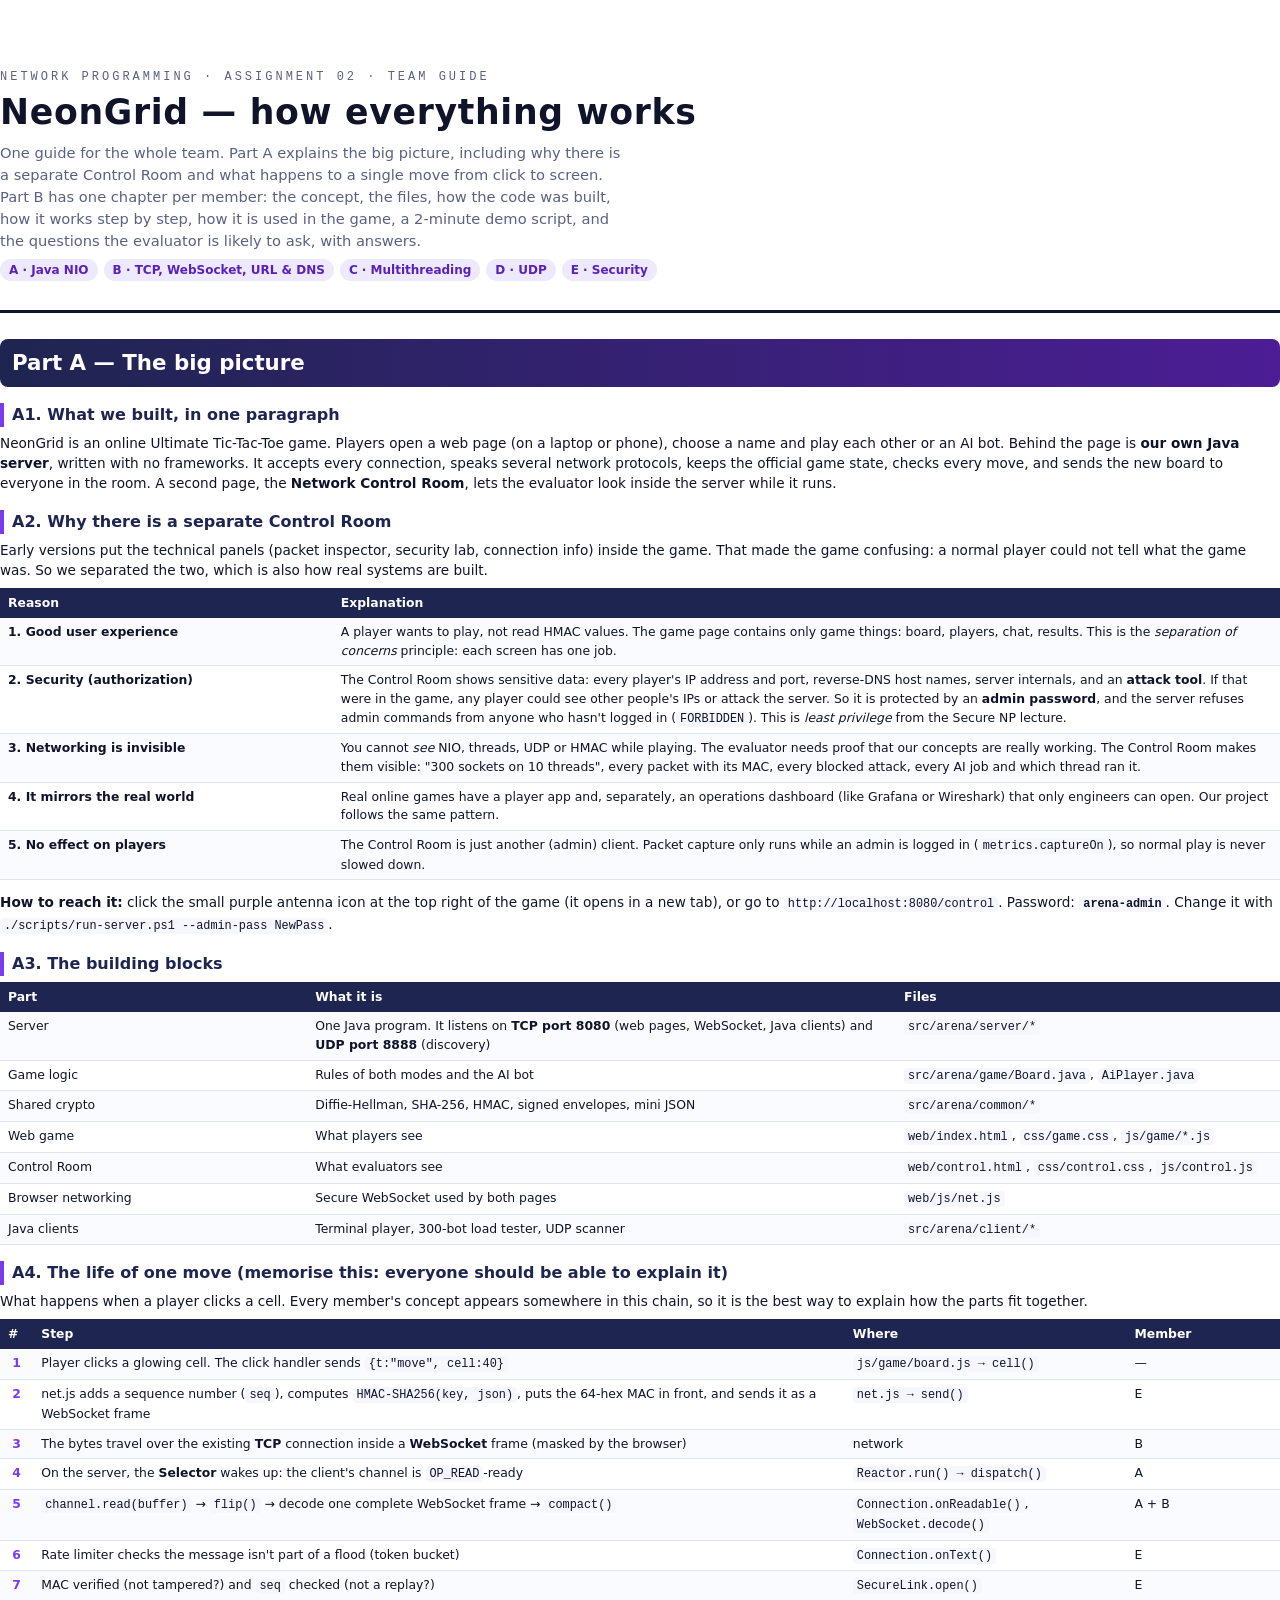
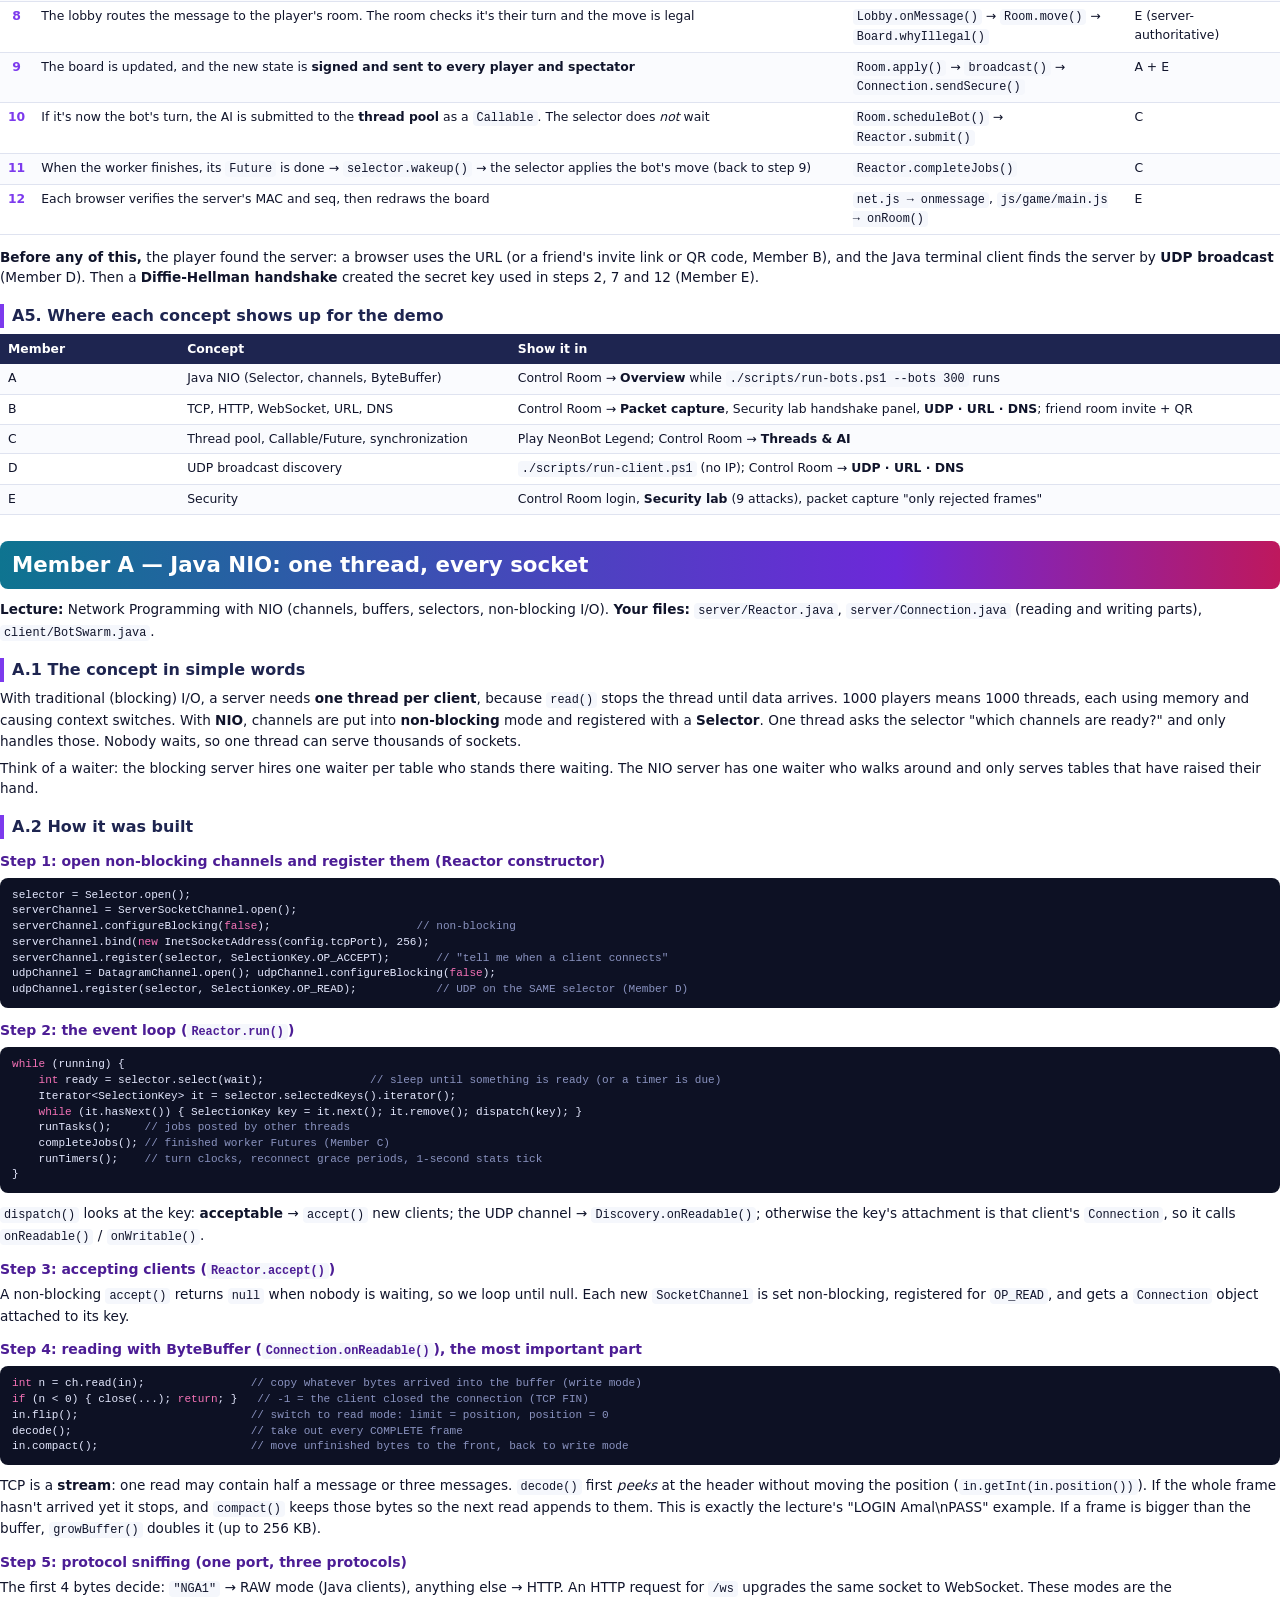
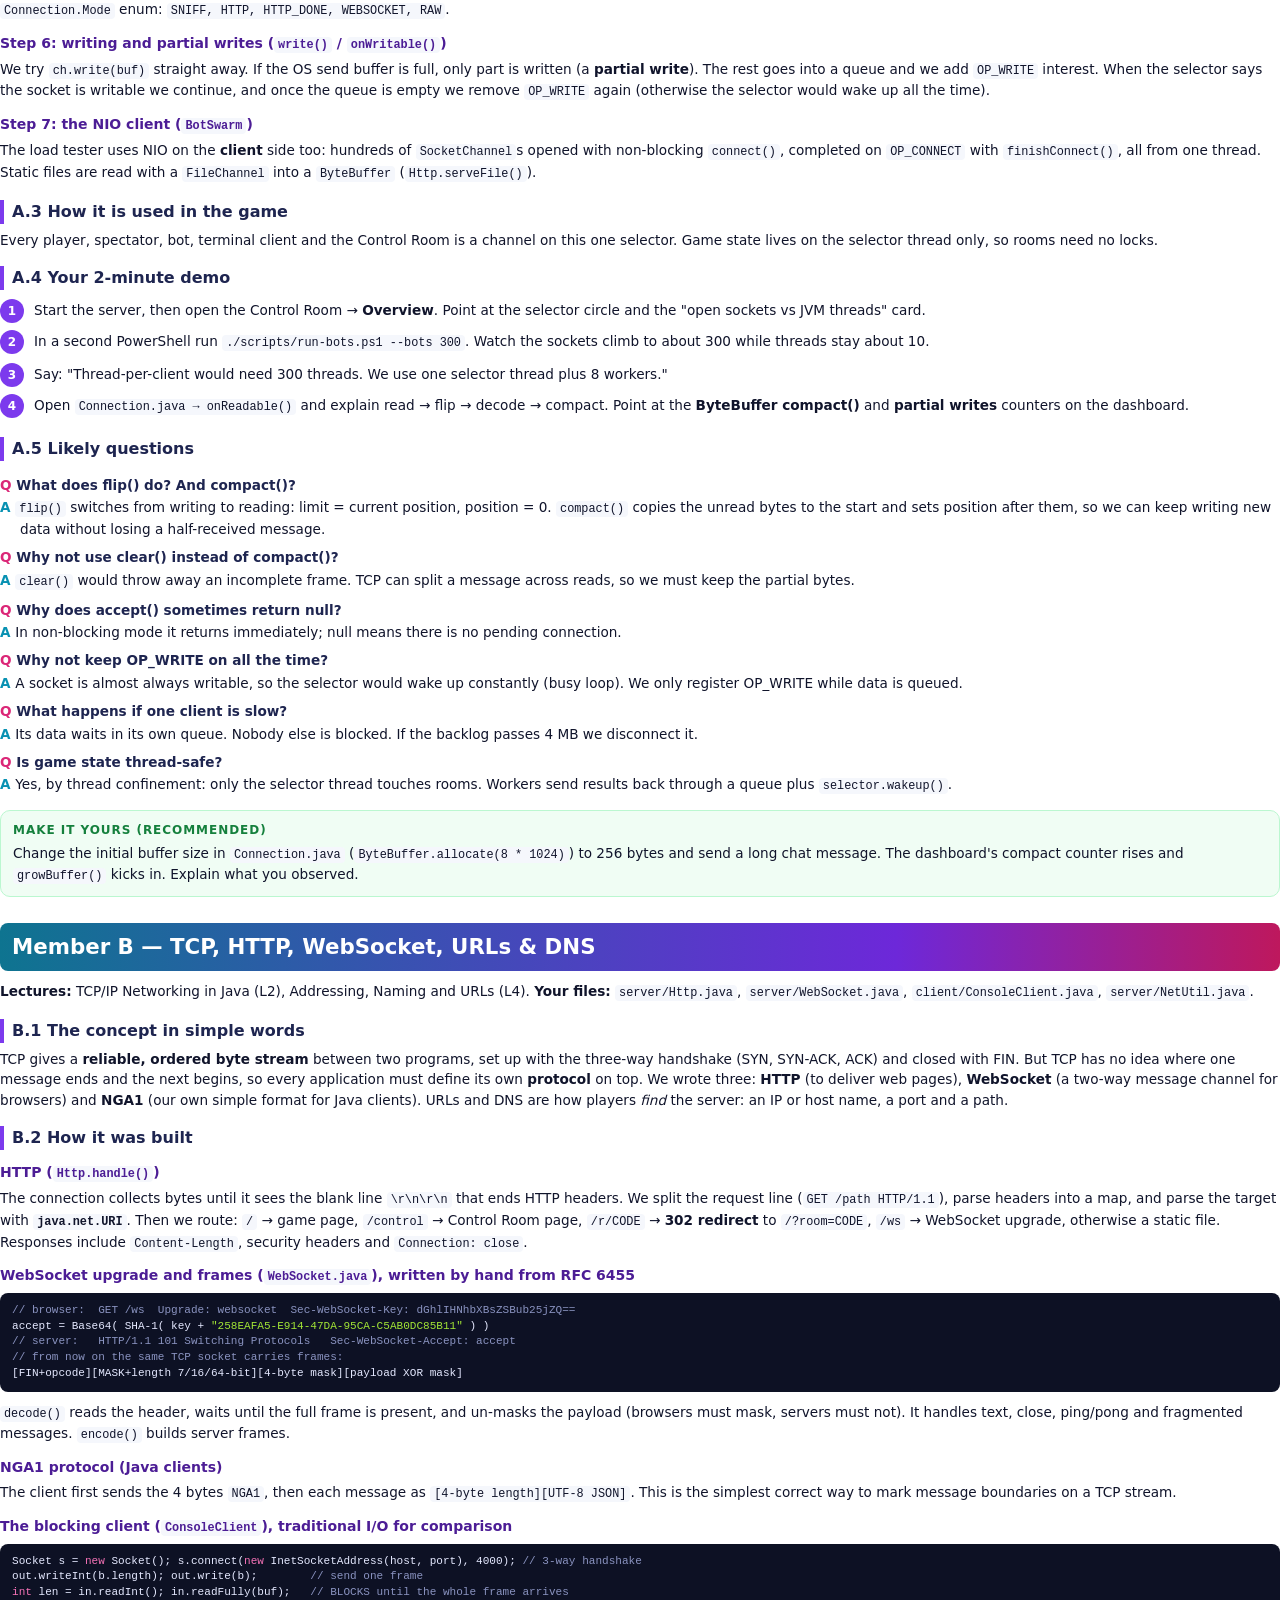
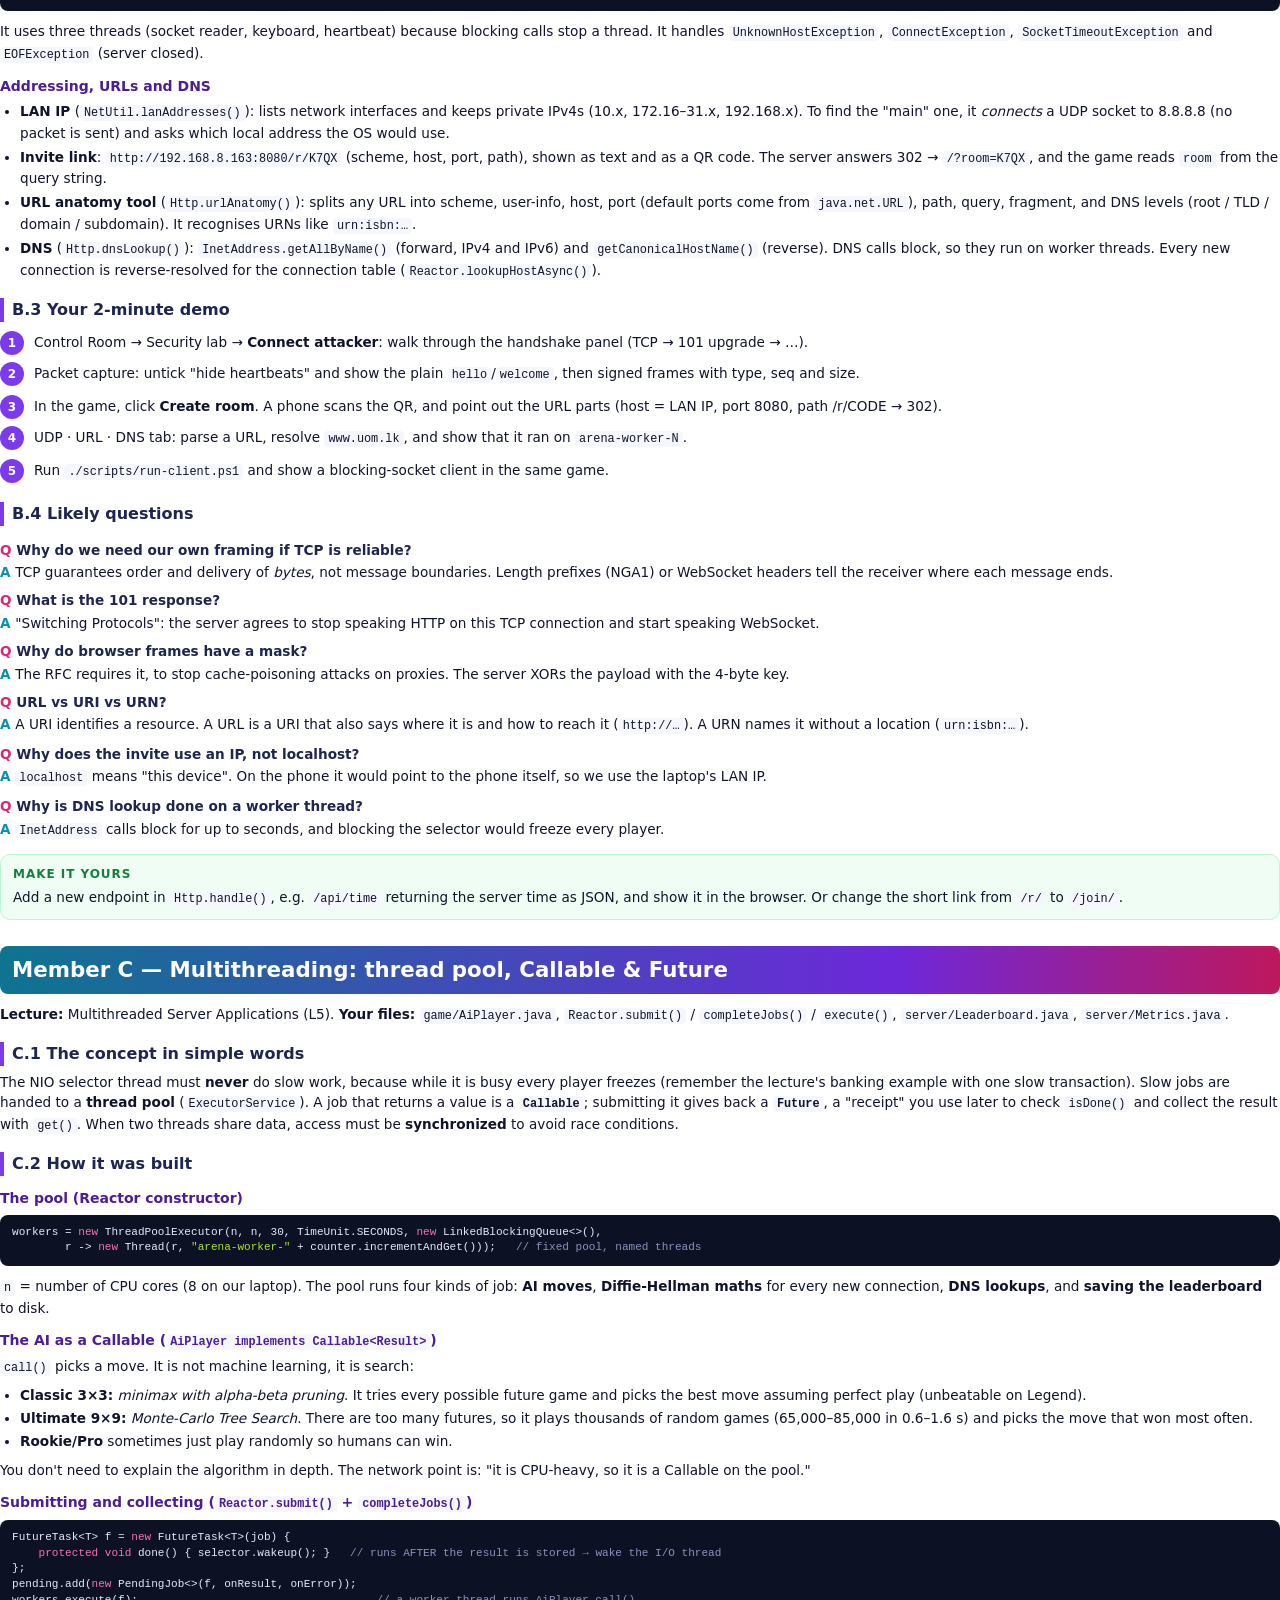
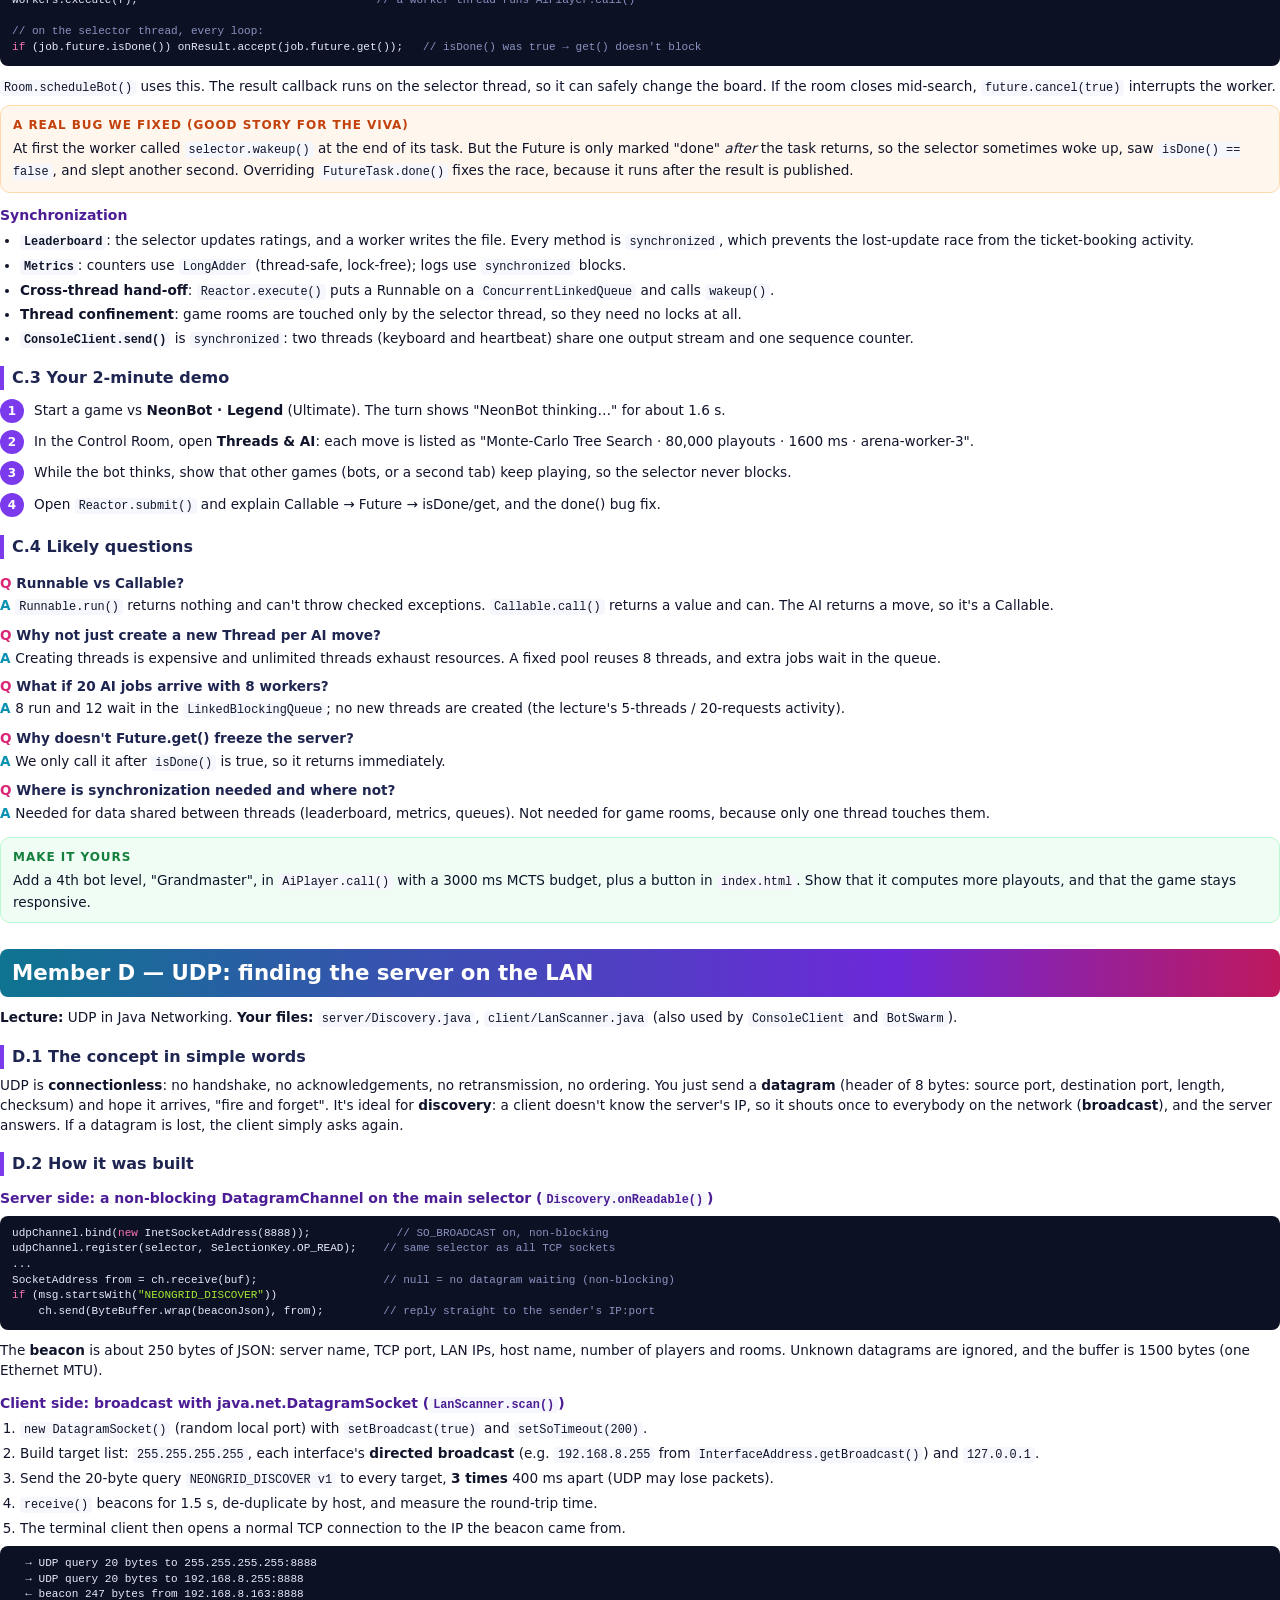
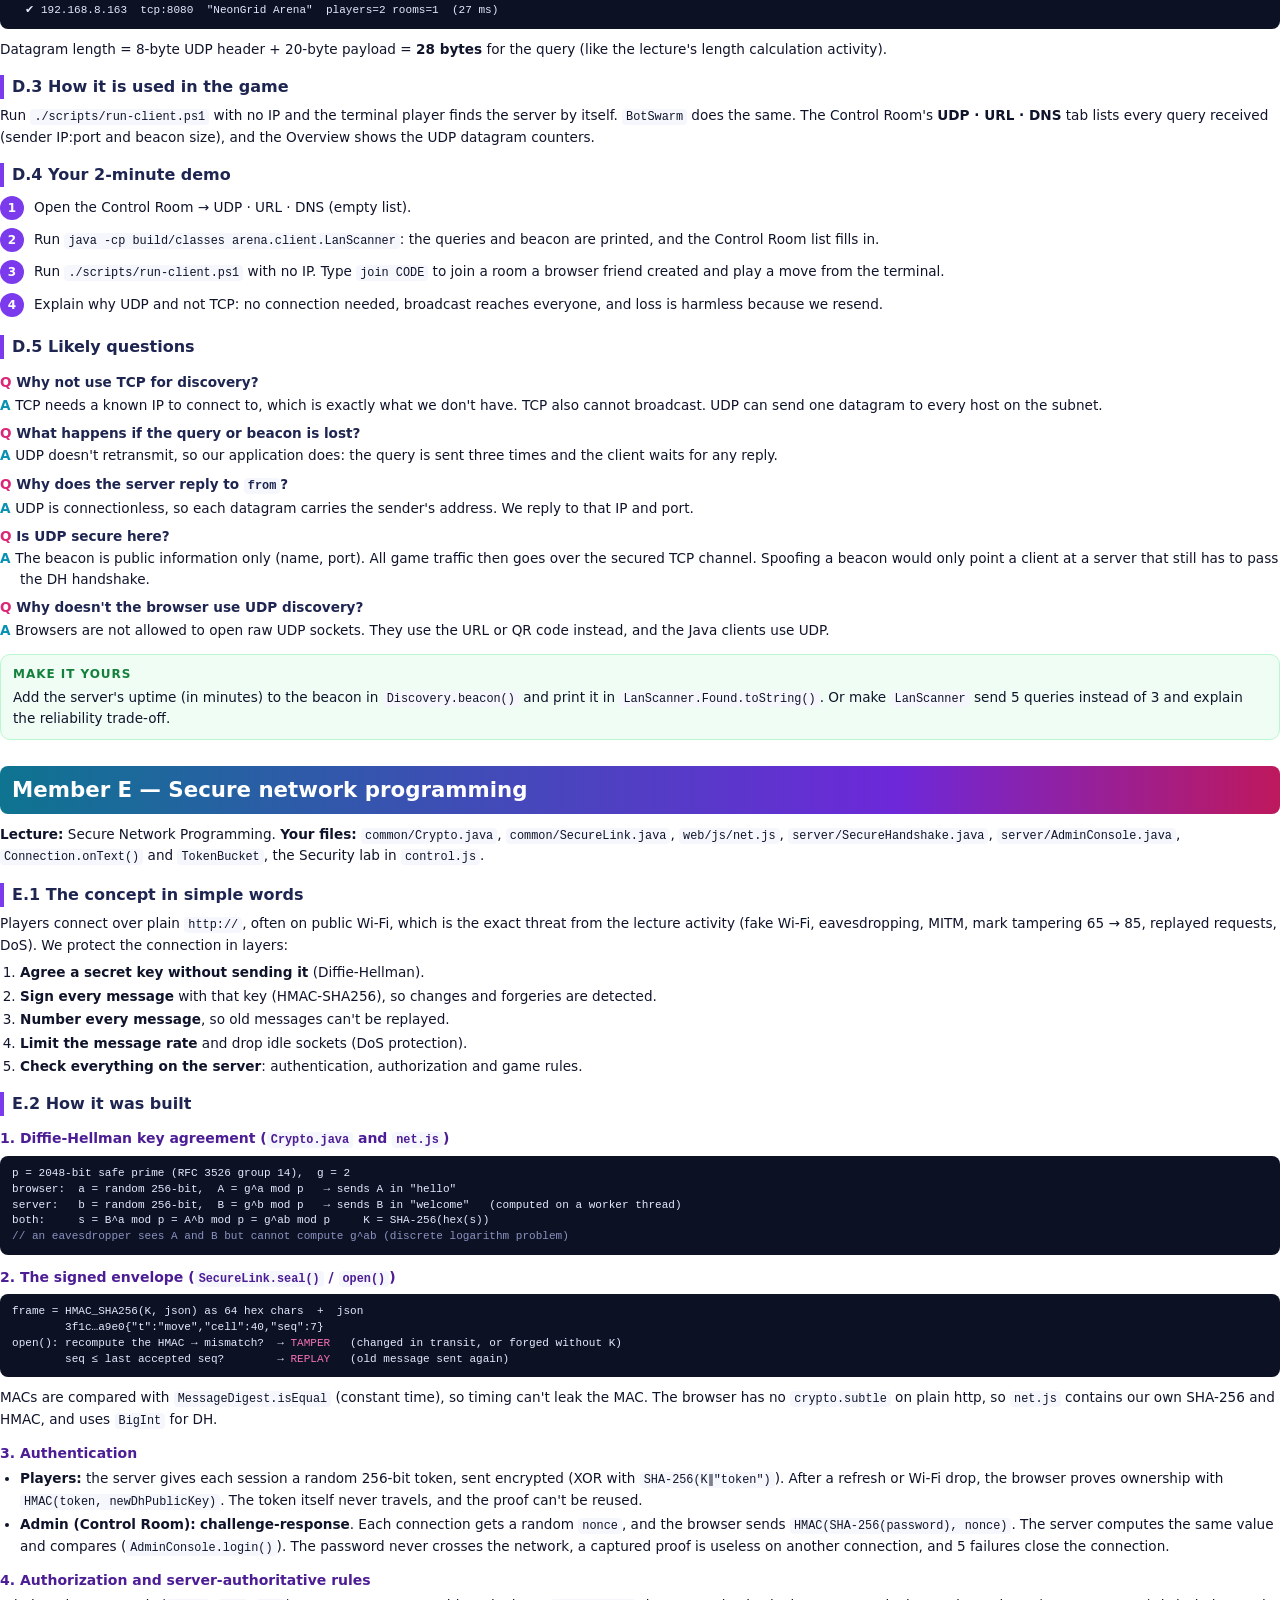
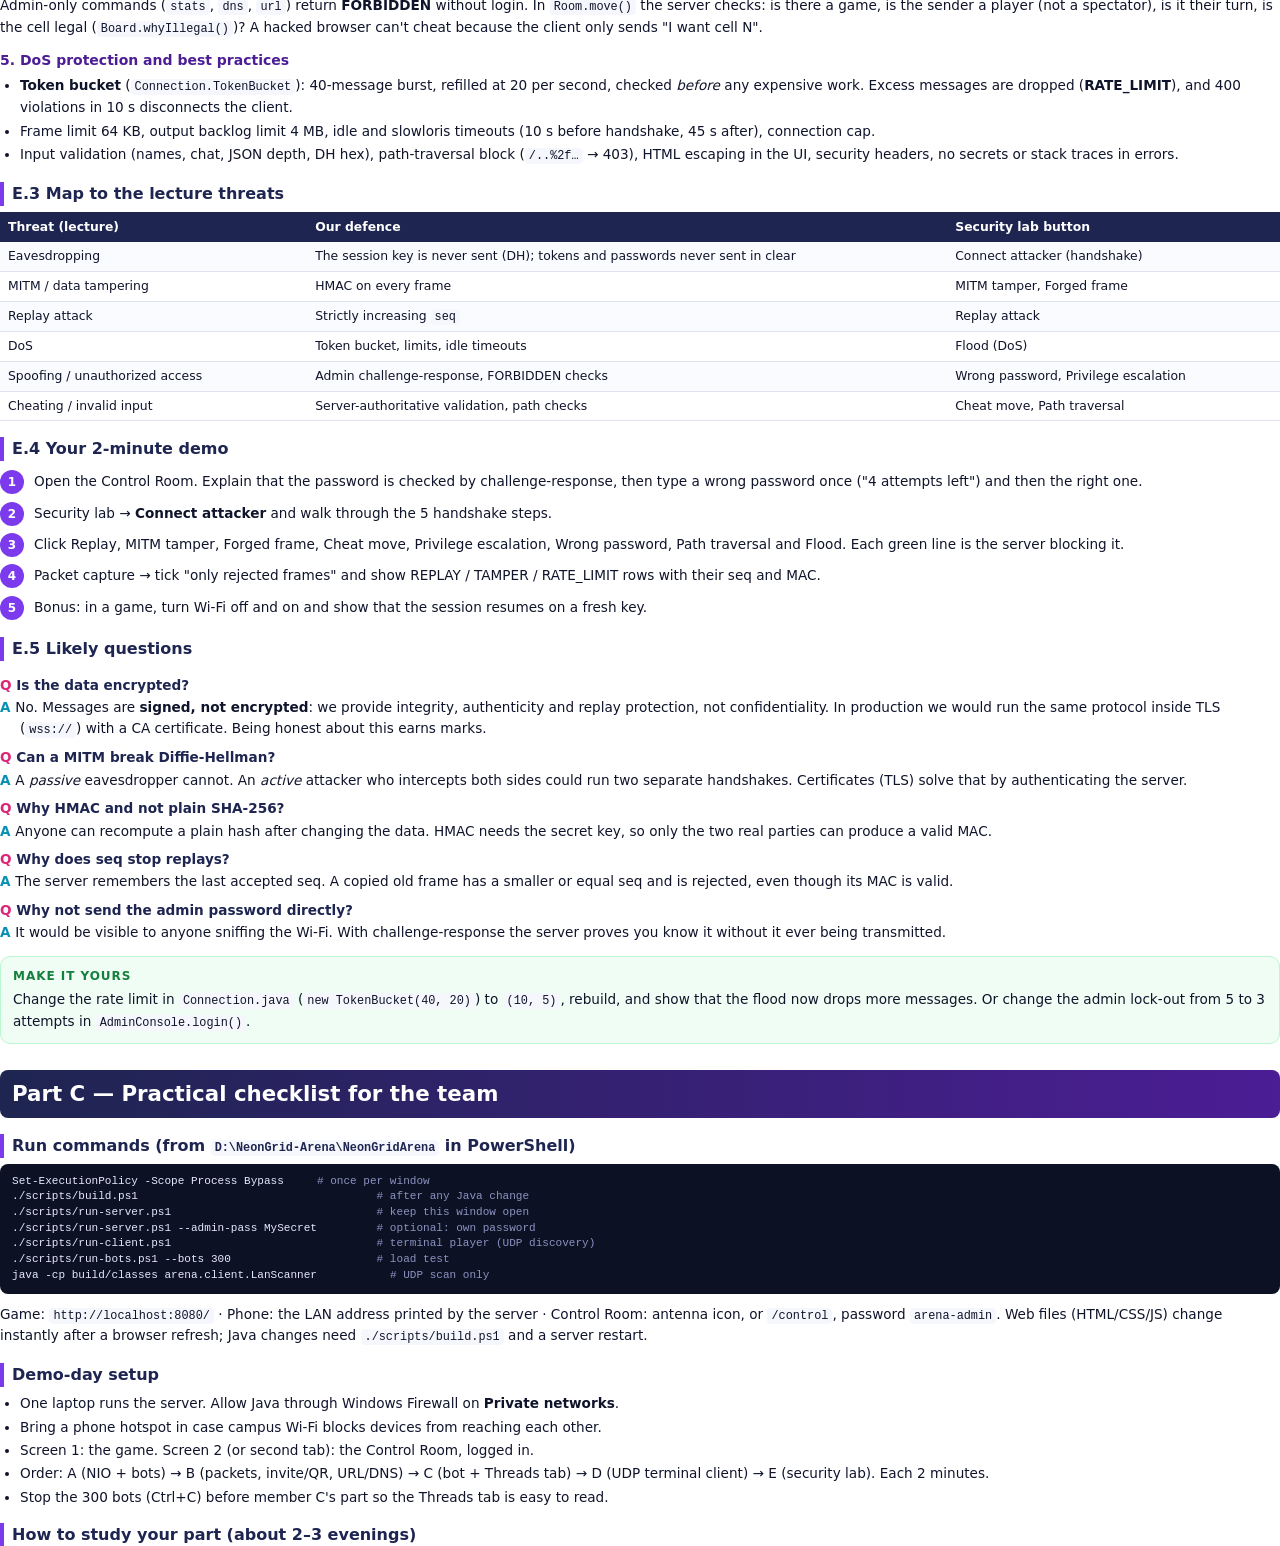
<file: docs/report/team-guide.html>
<!doctype html>
<html lang="en">
<head>
<meta charset="utf-8">
<title>NeonGrid — Team Guide</title>
<style>
  @page { size: A4; margin: 16mm 16mm; }
  :root { --ink: #10142b; --muted: #5a6182; --line: #dfe3f0; --v: #7c3aed; --soft: #f5f7fc; --x: #0891b2; --o: #db2777; }
  * { box-sizing: border-box; }
  body { font-family: 'Segoe UI', Inter, system-ui, sans-serif; color: var(--ink); font-size: 10.2pt; line-height: 1.5; margin: 0; }
  h1 { font-size: 26pt; margin: 0 0 4px; letter-spacing: .02em; }
  h2 { font-size: 16pt; margin: 26px 0 10px; padding: 8px 12px; border-radius: 8px; color: #fff; background: linear-gradient(90deg, #1e2550, #4c1d95); page-break-after: avoid; }
  h2.member { background: linear-gradient(90deg, #0e7490, #6d28d9 70%, #be185d); }
  h3 { font-size: 12pt; margin: 16px 0 6px; color: #1e2550; page-break-after: avoid; border-left: 4px solid var(--v); padding-left: 8px; }
  h4 { font-size: 10.5pt; margin: 12px 0 4px; color: #4c1d95; page-break-after: avoid; }
  p { margin: 0 0 7px; }
  code { font-family: 'Cascadia Code', Consolas, monospace; font-size: 8.9pt; background: var(--soft); padding: 1px 4px; border-radius: 4px; }
  pre { font-family: 'Cascadia Code', Consolas, monospace; font-size: 8.3pt; line-height: 1.42; background: #0d1124; color: #e5e9ff; padding: 10px 12px; border-radius: 8px; white-space: pre-wrap; page-break-inside: avoid; margin: 6px 0 10px; }
  pre .c { color: #8a93c0; } pre .k { color: #f472b6; } pre .s { color: #a3e635; } pre .t { color: #22d3ee; }
  table { width: 100%; border-collapse: collapse; margin: 6px 0 12px; font-size: 9.3pt; }
  tr { page-break-inside: avoid; }
  th { background: #1e2550; color: #fff; text-align: left; padding: 6px 8px; font-weight: 600; }
  td { padding: 5px 8px; border-bottom: 1px solid var(--line); vertical-align: top; }
  tr:nth-child(even) td { background: #fafbfe; }
  ul, ol { margin: 0 0 8px; padding-left: 20px; } li { margin-bottom: 3px; }
  .box { border: 1px solid var(--line); border-radius: 10px; padding: 10px 12px; background: var(--soft); page-break-inside: avoid; margin: 8px 0 12px; }
  .box b.h { display: block; color: var(--v); font-size: 9pt; letter-spacing: .08em; text-transform: uppercase; margin-bottom: 4px; }
  .box.tip { background: #f0fdf4; border-color: #bbf7d0; } .box.tip b.h { color: #15803d; }
  .box.warn { background: #fff7ed; border-color: #fed7aa; } .box.warn b.h { color: #c2410c; }
  .qa dt { font-weight: 700; margin-top: 8px; color: #1e2550; page-break-after: avoid; }
  .qa dt::before { content: 'Q  '; color: var(--o); }
  .qa dd { margin: 2px 0 0 0; padding-left: 20px; }
  .qa dd::before { content: 'A  '; color: var(--x); font-weight: 700; margin-left: -20px; }
  .steps { counter-reset: s; list-style: none; padding: 0; }
  .steps li { counter-increment: s; position: relative; padding: 4px 0 4px 34px; page-break-inside: avoid; }
  .steps li::before { content: counter(s); position: absolute; left: 0; top: 3px; width: 24px; height: 24px; border-radius: 50%; background: var(--v); color: #fff; font-weight: 700; font-size: 9pt; display: grid; place-items: center; }
  .cover { padding: 18mm 0 6mm; border-bottom: 3px solid var(--ink); margin-bottom: 12px; }
  .cover .k { font-family: Consolas, monospace; letter-spacing: .25em; font-size: 9pt; color: var(--muted); }
  .cover p { color: var(--muted); font-size: 11pt; max-width: 165mm; }
  .member-tag { display: inline-block; font-size: 9pt; padding: 2px 9px; border-radius: 99px; background: #ede9fe; color: #5b21b6; font-weight: 600; margin: 0 6px 6px 0; }
  .newpage { page-break-before: always; }
  .flow td:first-child { width: 28px; font-weight: 700; color: var(--v); text-align: center; }
</style>
</head>
<body>

<div class="cover">
  <div class="k">NETWORK PROGRAMMING · ASSIGNMENT 02 · TEAM GUIDE</div>
  <h1>NeonGrid — how everything works</h1>
  <p>One guide for the whole team. Part A explains the big picture, including why there is a separate Control Room and what happens to a single move from click to screen. Part B has one chapter per member: the concept, the files, how the code was built, how it works step by step, how it is used in the game, a 2-minute demo script, and the questions the evaluator is likely to ask, with answers.</p>
  <span class="member-tag">A · Java NIO</span><span class="member-tag">B · TCP, WebSocket, URL &amp; DNS</span><span class="member-tag">C · Multithreading</span><span class="member-tag">D · UDP</span><span class="member-tag">E · Security</span>
</div>

<!-- ======================================================================= PART A -->
<h2>Part A — The big picture</h2>

<h3>A1. What we built, in one paragraph</h3>
<p>NeonGrid is an online Ultimate Tic-Tac-Toe game. Players open a web page (on a laptop or phone), choose a name and play each other or an AI bot. Behind the page is <b>our own Java server</b>, written with no frameworks. It accepts every connection, speaks several network protocols, keeps the official game state, checks every move, and sends the new board to everyone in the room. A second page, the <b>Network Control Room</b>, lets the evaluator look inside the server while it runs.</p>

<h3>A2. Why there is a separate Control Room</h3>
<p>Early versions put the technical panels (packet inspector, security lab, connection info) inside the game. That made the game confusing: a normal player could not tell what the game was. So we separated the two, which is also how real systems are built.</p>
<table>
  <tr><th style="width:26%">Reason</th><th>Explanation</th></tr>
  <tr><td><b>1. Good user experience</b></td><td>A player wants to play, not read HMAC values. The game page contains only game things: board, players, chat, results. This is the <i>separation of concerns</i> principle: each screen has one job.</td></tr>
  <tr><td><b>2. Security (authorization)</b></td><td>The Control Room shows sensitive data: every player's IP address and port, reverse-DNS host names, server internals, and an <b>attack tool</b>. If that were in the game, any player could see other people's IPs or attack the server. So it is protected by an <b>admin password</b>, and the server refuses admin commands from anyone who hasn't logged in (<code>FORBIDDEN</code>). This is <i>least privilege</i> from the Secure NP lecture.</td></tr>
  <tr><td><b>3. Networking is invisible</b></td><td>You cannot <i>see</i> NIO, threads, UDP or HMAC while playing. The evaluator needs proof that our concepts are really working. The Control Room makes them visible: "300 sockets on 10 threads", every packet with its MAC, every blocked attack, every AI job and which thread ran it.</td></tr>
  <tr><td><b>4. It mirrors the real world</b></td><td>Real online games have a player app and, separately, an operations dashboard (like Grafana or Wireshark) that only engineers can open. Our project follows the same pattern.</td></tr>
  <tr><td><b>5. No effect on players</b></td><td>The Control Room is just another (admin) client. Packet capture only runs while an admin is logged in (<code>metrics.captureOn</code>), so normal play is never slowed down.</td></tr>
</table>
<p><b>How to reach it:</b> click the small purple antenna icon at the top right of the game (it opens in a new tab), or go to <code>http://localhost:8080/control</code>. Password: <b><code>arena-admin</code></b>. Change it with <code>./scripts/run-server.ps1 --admin-pass NewPass</code>.</p>

<h3>A3. The building blocks</h3>
<table>
  <tr><th style="width:24%">Part</th><th>What it is</th><th style="width:30%">Files</th></tr>
  <tr><td>Server</td><td>One Java program. It listens on <b>TCP port 8080</b> (web pages, WebSocket, Java clients) and <b>UDP port 8888</b> (discovery)</td><td><code>src/arena/server/*</code></td></tr>
  <tr><td>Game logic</td><td>Rules of both modes and the AI bot</td><td><code>src/arena/game/Board.java</code>, <code>AiPlayer.java</code></td></tr>
  <tr><td>Shared crypto</td><td>Diffie-Hellman, SHA-256, HMAC, signed envelopes, mini JSON</td><td><code>src/arena/common/*</code></td></tr>
  <tr><td>Web game</td><td>What players see</td><td><code>web/index.html</code>, <code>css/game.css</code>, <code>js/game/*.js</code></td></tr>
  <tr><td>Control Room</td><td>What evaluators see</td><td><code>web/control.html</code>, <code>css/control.css</code>, <code>js/control.js</code></td></tr>
  <tr><td>Browser networking</td><td>Secure WebSocket used by both pages</td><td><code>web/js/net.js</code></td></tr>
  <tr><td>Java clients</td><td>Terminal player, 300-bot load tester, UDP scanner</td><td><code>src/arena/client/*</code></td></tr>
</table>

<h3>A4. The life of one move (memorise this: everyone should be able to explain it)</h3>
<p>What happens when a player clicks a cell. Every member's concept appears somewhere in this chain, so it is the best way to explain how the parts fit together.</p>
<table class="flow">
  <tr><th>#</th><th>Step</th><th style="width:22%">Where</th><th style="width:12%">Member</th></tr>
  <tr><td>1</td><td>Player clicks a glowing cell. The click handler sends <code>{t:"move", cell:40}</code></td><td><code>js/game/board.js → cell()</code></td><td>—</td></tr>
  <tr><td>2</td><td>net.js adds a sequence number (<code>seq</code>), computes <code>HMAC-SHA256(key, json)</code>, puts the 64-hex MAC in front, and sends it as a WebSocket frame</td><td><code>net.js → send()</code></td><td>E</td></tr>
  <tr><td>3</td><td>The bytes travel over the existing <b>TCP</b> connection inside a <b>WebSocket</b> frame (masked by the browser)</td><td>network</td><td>B</td></tr>
  <tr><td>4</td><td>On the server, the <b>Selector</b> wakes up: the client's channel is <code>OP_READ</code>-ready</td><td><code>Reactor.run() → dispatch()</code></td><td>A</td></tr>
  <tr><td>5</td><td><code>channel.read(buffer)</code> → <code>flip()</code> → decode one complete WebSocket frame → <code>compact()</code></td><td><code>Connection.onReadable()</code>, <code>WebSocket.decode()</code></td><td>A + B</td></tr>
  <tr><td>6</td><td>Rate limiter checks the message isn't part of a flood (token bucket)</td><td><code>Connection.onText()</code></td><td>E</td></tr>
  <tr><td>7</td><td>MAC verified (not tampered?) and <code>seq</code> checked (not a replay?)</td><td><code>SecureLink.open()</code></td><td>E</td></tr>
  <tr><td>8</td><td>The lobby routes the message to the player's room. The room checks it's their turn and the move is legal</td><td><code>Lobby.onMessage()</code> → <code>Room.move()</code> → <code>Board.whyIllegal()</code></td><td>E (server-authoritative)</td></tr>
  <tr><td>9</td><td>The board is updated, and the new state is <b>signed and sent to every player and spectator</b></td><td><code>Room.apply()</code> → <code>broadcast()</code> → <code>Connection.sendSecure()</code></td><td>A + E</td></tr>
  <tr><td>10</td><td>If it's now the bot's turn, the AI is submitted to the <b>thread pool</b> as a <code>Callable</code>. The selector does <i>not</i> wait</td><td><code>Room.scheduleBot()</code> → <code>Reactor.submit()</code></td><td>C</td></tr>
  <tr><td>11</td><td>When the worker finishes, its <code>Future</code> is done → <code>selector.wakeup()</code> → the selector applies the bot's move (back to step 9)</td><td><code>Reactor.completeJobs()</code></td><td>C</td></tr>
  <tr><td>12</td><td>Each browser verifies the server's MAC and seq, then redraws the board</td><td><code>net.js → onmessage</code>, <code>js/game/main.js → onRoom()</code></td><td>E</td></tr>
</table>
<p><b>Before any of this,</b> the player found the server: a browser uses the URL (or a friend's invite link or QR code, Member B), and the Java terminal client finds the server by <b>UDP broadcast</b> (Member D). Then a <b>Diffie-Hellman handshake</b> created the secret key used in steps 2, 7 and 12 (Member E).</p>

<h3>A5. Where each concept shows up for the demo</h3>
<table>
  <tr><th style="width:14%">Member</th><th>Concept</th><th>Show it in</th></tr>
  <tr><td>A</td><td>Java NIO (Selector, channels, ByteBuffer)</td><td>Control Room → <b>Overview</b> while <code>./scripts/run-bots.ps1 --bots 300</code> runs</td></tr>
  <tr><td>B</td><td>TCP, HTTP, WebSocket, URL, DNS</td><td>Control Room → <b>Packet capture</b>, Security lab handshake panel, <b>UDP · URL · DNS</b>; friend room invite + QR</td></tr>
  <tr><td>C</td><td>Thread pool, Callable/Future, synchronization</td><td>Play NeonBot Legend; Control Room → <b>Threads &amp; AI</b></td></tr>
  <tr><td>D</td><td>UDP broadcast discovery</td><td><code>./scripts/run-client.ps1</code> (no IP); Control Room → <b>UDP · URL · DNS</b></td></tr>
  <tr><td>E</td><td>Security</td><td>Control Room login, <b>Security lab</b> (9 attacks), packet capture "only rejected frames"</td></tr>
</table>

<!-- ======================================================================= MEMBER A -->
<h2 class="member newpage">Member A — Java NIO: one thread, every socket</h2>
<p><b>Lecture:</b> Network Programming with NIO (channels, buffers, selectors, non-blocking I/O). <b>Your files:</b> <code>server/Reactor.java</code>, <code>server/Connection.java</code> (reading and writing parts), <code>client/BotSwarm.java</code>.</p>

<h3>A.1 The concept in simple words</h3>
<p>With traditional (blocking) I/O, a server needs <b>one thread per client</b>, because <code>read()</code> stops the thread until data arrives. 1000 players means 1000 threads, each using memory and causing context switches. With <b>NIO</b>, channels are put into <b>non-blocking</b> mode and registered with a <b>Selector</b>. One thread asks the selector "which channels are ready?" and only handles those. Nobody waits, so one thread can serve thousands of sockets.</p>
<p>Think of a waiter: the blocking server hires one waiter per table who stands there waiting. The NIO server has one waiter who walks around and only serves tables that have raised their hand.</p>

<h3>A.2 How it was built</h3>
<h4>Step 1: open non-blocking channels and register them (Reactor constructor)</h4>
<pre>selector = Selector.open();
serverChannel = ServerSocketChannel.open();
serverChannel.configureBlocking(<span class="k">false</span>);                      <span class="c">// non-blocking</span>
serverChannel.bind(<span class="k">new</span> InetSocketAddress(config.tcpPort), 256);
serverChannel.register(selector, SelectionKey.OP_ACCEPT);       <span class="c">// "tell me when a client connects"</span>
udpChannel = DatagramChannel.open(); udpChannel.configureBlocking(<span class="k">false</span>);
udpChannel.register(selector, SelectionKey.OP_READ);            <span class="c">// UDP on the SAME selector (Member D)</span></pre>
<h4>Step 2: the event loop (<code>Reactor.run()</code>)</h4>
<pre><span class="k">while</span> (running) {
    <span class="k">int</span> ready = selector.select(wait);                <span class="c">// sleep until something is ready (or a timer is due)</span>
    Iterator&lt;SelectionKey&gt; it = selector.selectedKeys().iterator();
    <span class="k">while</span> (it.hasNext()) { SelectionKey key = it.next(); it.remove(); dispatch(key); }
    runTasks();     <span class="c">// jobs posted by other threads</span>
    completeJobs(); <span class="c">// finished worker Futures (Member C)</span>
    runTimers();    <span class="c">// turn clocks, reconnect grace periods, 1-second stats tick</span>
}</pre>
<p><code>dispatch()</code> looks at the key: <b>acceptable</b> → <code>accept()</code> new clients; the UDP channel → <code>Discovery.onReadable()</code>; otherwise the key's attachment is that client's <code>Connection</code>, so it calls <code>onReadable()</code> / <code>onWritable()</code>.</p>
<h4>Step 3: accepting clients (<code>Reactor.accept()</code>)</h4>
<p>A non-blocking <code>accept()</code> returns <code>null</code> when nobody is waiting, so we loop until null. Each new <code>SocketChannel</code> is set non-blocking, registered for <code>OP_READ</code>, and gets a <code>Connection</code> object attached to its key.</p>
<h4>Step 4: reading with ByteBuffer (<code>Connection.onReadable()</code>), the most important part</h4>
<pre><span class="k">int</span> n = ch.read(in);                <span class="c">// copy whatever bytes arrived into the buffer (write mode)</span>
<span class="k">if</span> (n &lt; 0) { close(...); <span class="k">return</span>; }   <span class="c">// -1 = the client closed the connection (TCP FIN)</span>
in.flip();                          <span class="c">// switch to read mode: limit = position, position = 0</span>
decode();                           <span class="c">// take out every COMPLETE frame</span>
in.compact();                       <span class="c">// move unfinished bytes to the front, back to write mode</span></pre>
<p>TCP is a <b>stream</b>: one read may contain half a message or three messages. <code>decode()</code> first <i>peeks</i> at the header without moving the position (<code>in.getInt(in.position())</code>). If the whole frame hasn't arrived yet it stops, and <code>compact()</code> keeps those bytes so the next read appends to them. This is exactly the lecture's "LOGIN Amal\nPASS" example. If a frame is bigger than the buffer, <code>growBuffer()</code> doubles it (up to 256 KB).</p>
<h4>Step 5: protocol sniffing (one port, three protocols)</h4>
<p>The first 4 bytes decide: <code>"NGA1"</code> → RAW mode (Java clients), anything else → HTTP. An HTTP request for <code>/ws</code> upgrades the same socket to WebSocket. These modes are the <code>Connection.Mode</code> enum: <code>SNIFF, HTTP, HTTP_DONE, WEBSOCKET, RAW</code>.</p>
<h4>Step 6: writing and partial writes (<code>write()</code> / <code>onWritable()</code>)</h4>
<p>We try <code>ch.write(buf)</code> straight away. If the OS send buffer is full, only part is written (a <b>partial write</b>). The rest goes into a queue and we add <code>OP_WRITE</code> interest. When the selector says the socket is writable we continue, and once the queue is empty we remove <code>OP_WRITE</code> again (otherwise the selector would wake up all the time).</p>
<h4>Step 7: the NIO client (<code>BotSwarm</code>)</h4>
<p>The load tester uses NIO on the <b>client</b> side too: hundreds of <code>SocketChannel</code>s opened with non-blocking <code>connect()</code>, completed on <code>OP_CONNECT</code> with <code>finishConnect()</code>, all from one thread. Static files are read with a <code>FileChannel</code> into a <code>ByteBuffer</code> (<code>Http.serveFile()</code>).</p>

<h3>A.3 How it is used in the game</h3>
<p>Every player, spectator, bot, terminal client and the Control Room is a channel on this one selector. Game state lives on the selector thread only, so rooms need no locks.</p>

<h3>A.4 Your 2-minute demo</h3>
<ol class="steps">
  <li>Start the server, then open the Control Room → <b>Overview</b>. Point at the selector circle and the "open sockets vs JVM threads" card.</li>
  <li>In a second PowerShell run <code>./scripts/run-bots.ps1 --bots 300</code>. Watch the sockets climb to about 300 while threads stay about 10.</li>
  <li>Say: "Thread-per-client would need 300 threads. We use one selector thread plus 8 workers."</li>
  <li>Open <code>Connection.java → onReadable()</code> and explain read → flip → decode → compact. Point at the <b>ByteBuffer compact()</b> and <b>partial writes</b> counters on the dashboard.</li>
</ol>

<h3>A.5 Likely questions</h3>
<dl class="qa">
  <dt>What does flip() do? And compact()?</dt><dd><code>flip()</code> switches from writing to reading: limit = current position, position = 0. <code>compact()</code> copies the unread bytes to the start and sets position after them, so we can keep writing new data without losing a half-received message.</dd>
  <dt>Why not use clear() instead of compact()?</dt><dd><code>clear()</code> would throw away an incomplete frame. TCP can split a message across reads, so we must keep the partial bytes.</dd>
  <dt>Why does accept() sometimes return null?</dt><dd>In non-blocking mode it returns immediately; null means there is no pending connection.</dd>
  <dt>Why not keep OP_WRITE on all the time?</dt><dd>A socket is almost always writable, so the selector would wake up constantly (busy loop). We only register OP_WRITE while data is queued.</dd>
  <dt>What happens if one client is slow?</dt><dd>Its data waits in its own queue. Nobody else is blocked. If the backlog passes 4 MB we disconnect it.</dd>
  <dt>Is game state thread-safe?</dt><dd>Yes, by thread confinement: only the selector thread touches rooms. Workers send results back through a queue plus <code>selector.wakeup()</code>.</dd>
</dl>
<div class="box tip"><b class="h">Make it yours (recommended)</b>Change the initial buffer size in <code>Connection.java</code> (<code>ByteBuffer.allocate(8 * 1024)</code>) to 256 bytes and send a long chat message. The dashboard's compact counter rises and <code>growBuffer()</code> kicks in. Explain what you observed.</div>

<!-- ======================================================================= MEMBER B -->
<h2 class="member newpage">Member B — TCP, HTTP, WebSocket, URLs &amp; DNS</h2>
<p><b>Lectures:</b> TCP/IP Networking in Java (L2), Addressing, Naming and URLs (L4). <b>Your files:</b> <code>server/Http.java</code>, <code>server/WebSocket.java</code>, <code>client/ConsoleClient.java</code>, <code>server/NetUtil.java</code>.</p>

<h3>B.1 The concept in simple words</h3>
<p>TCP gives a <b>reliable, ordered byte stream</b> between two programs, set up with the three-way handshake (SYN, SYN-ACK, ACK) and closed with FIN. But TCP has no idea where one message ends and the next begins, so every application must define its own <b>protocol</b> on top. We wrote three: <b>HTTP</b> (to deliver web pages), <b>WebSocket</b> (a two-way message channel for browsers) and <b>NGA1</b> (our own simple format for Java clients). URLs and DNS are how players <i>find</i> the server: an IP or host name, a port and a path.</p>

<h3>B.2 How it was built</h3>
<h4>HTTP (<code>Http.handle()</code>)</h4>
<p>The connection collects bytes until it sees the blank line <code>\r\n\r\n</code> that ends HTTP headers. We split the request line (<code>GET /path HTTP/1.1</code>), parse headers into a map, and parse the target with <b><code>java.net.URI</code></b>. Then we route: <code>/</code> → game page, <code>/control</code> → Control Room page, <code>/r/CODE</code> → <b>302 redirect</b> to <code>/?room=CODE</code>, <code>/ws</code> → WebSocket upgrade, otherwise a static file. Responses include <code>Content-Length</code>, security headers and <code>Connection: close</code>.</p>
<h4>WebSocket upgrade and frames (<code>WebSocket.java</code>), written by hand from RFC 6455</h4>
<pre><span class="c">// browser:  GET /ws  Upgrade: websocket  Sec-WebSocket-Key: dGhlIHNhbXBsZSBub25jZQ==</span>
accept = Base64( SHA-1( key + <span class="s">"258EAFA5-E914-47DA-95CA-C5AB0DC85B11"</span> ) )
<span class="c">// server:   HTTP/1.1 101 Switching Protocols   Sec-WebSocket-Accept: accept</span>
<span class="c">// from now on the same TCP socket carries frames:</span>
[FIN+opcode][MASK+length 7/16/64-bit][4-byte mask][payload XOR mask]</pre>
<p><code>decode()</code> reads the header, waits until the full frame is present, and un-masks the payload (browsers must mask, servers must not). It handles text, close, ping/pong and fragmented messages. <code>encode()</code> builds server frames.</p>
<h4>NGA1 protocol (Java clients)</h4>
<p>The client first sends the 4 bytes <code>NGA1</code>, then each message as <code>[4-byte length][UTF-8 JSON]</code>. This is the simplest correct way to mark message boundaries on a TCP stream.</p>
<h4>The blocking client (<code>ConsoleClient</code>), traditional I/O for comparison</h4>
<pre>Socket s = <span class="k">new</span> Socket(); s.connect(<span class="k">new</span> InetSocketAddress(host, port), 4000); <span class="c">// 3-way handshake</span>
out.writeInt(b.length); out.write(b);        <span class="c">// send one frame</span>
<span class="k">int</span> len = in.readInt(); in.readFully(buf);   <span class="c">// BLOCKS until the whole frame arrives</span></pre>
<p>It uses three threads (socket reader, keyboard, heartbeat) because blocking calls stop a thread. It handles <code>UnknownHostException</code>, <code>ConnectException</code>, <code>SocketTimeoutException</code> and <code>EOFException</code> (server closed).</p>
<h4>Addressing, URLs and DNS</h4>
<ul>
  <li><b>LAN IP</b> (<code>NetUtil.lanAddresses()</code>): lists network interfaces and keeps private IPv4s (10.x, 172.16–31.x, 192.168.x). To find the "main" one, it <i>connects</i> a UDP socket to 8.8.8.8 (no packet is sent) and asks which local address the OS would use.</li>
  <li><b>Invite link</b>: <code>http://192.168.8.163:8080/r/K7QX</code> (scheme, host, port, path), shown as text and as a QR code. The server answers 302 → <code>/?room=K7QX</code>, and the game reads <code>room</code> from the query string.</li>
  <li><b>URL anatomy tool</b> (<code>Http.urlAnatomy()</code>): splits any URL into scheme, user-info, host, port (default ports come from <code>java.net.URL</code>), path, query, fragment, and DNS levels (root / TLD / domain / subdomain). It recognises URNs like <code>urn:isbn:…</code>.</li>
  <li><b>DNS</b> (<code>Http.dnsLookup()</code>): <code>InetAddress.getAllByName()</code> (forward, IPv4 and IPv6) and <code>getCanonicalHostName()</code> (reverse). DNS calls block, so they run on worker threads. Every new connection is reverse-resolved for the connection table (<code>Reactor.lookupHostAsync()</code>).</li>
</ul>

<h3>B.3 Your 2-minute demo</h3>
<ol class="steps">
  <li>Control Room → Security lab → <b>Connect attacker</b>: walk through the handshake panel (TCP → 101 upgrade → …).</li>
  <li>Packet capture: untick "hide heartbeats" and show the plain <code>hello</code>/<code>welcome</code>, then signed frames with type, seq and size.</li>
  <li>In the game, click <b>Create room</b>. A phone scans the QR, and point out the URL parts (host = LAN IP, port 8080, path /r/CODE → 302).</li>
  <li>UDP · URL · DNS tab: parse a URL, resolve <code>www.uom.lk</code>, and show that it ran on <code>arena-worker-N</code>.</li>
  <li>Run <code>./scripts/run-client.ps1</code> and show a blocking-socket client in the same game.</li>
</ol>

<h3>B.4 Likely questions</h3>
<dl class="qa">
  <dt>Why do we need our own framing if TCP is reliable?</dt><dd>TCP guarantees order and delivery of <i>bytes</i>, not message boundaries. Length prefixes (NGA1) or WebSocket headers tell the receiver where each message ends.</dd>
  <dt>What is the 101 response?</dt><dd>"Switching Protocols": the server agrees to stop speaking HTTP on this TCP connection and start speaking WebSocket.</dd>
  <dt>Why do browser frames have a mask?</dt><dd>The RFC requires it, to stop cache-poisoning attacks on proxies. The server XORs the payload with the 4-byte key.</dd>
  <dt>URL vs URI vs URN?</dt><dd>A URI identifies a resource. A URL is a URI that also says where it is and how to reach it (<code>http://…</code>). A URN names it without a location (<code>urn:isbn:…</code>).</dd>
  <dt>Why does the invite use an IP, not localhost?</dt><dd><code>localhost</code> means "this device". On the phone it would point to the phone itself, so we use the laptop's LAN IP.</dd>
  <dt>Why is DNS lookup done on a worker thread?</dt><dd><code>InetAddress</code> calls block for up to seconds, and blocking the selector would freeze every player.</dd>
</dl>
<div class="box tip"><b class="h">Make it yours</b>Add a new endpoint in <code>Http.handle()</code>, e.g. <code>/api/time</code> returning the server time as JSON, and show it in the browser. Or change the short link from <code>/r/</code> to <code>/join/</code>.</div>

<!-- ======================================================================= MEMBER C -->
<h2 class="member newpage">Member C — Multithreading: thread pool, Callable &amp; Future</h2>
<p><b>Lecture:</b> Multithreaded Server Applications (L5). <b>Your files:</b> <code>game/AiPlayer.java</code>, <code>Reactor.submit()</code> / <code>completeJobs()</code> / <code>execute()</code>, <code>server/Leaderboard.java</code>, <code>server/Metrics.java</code>.</p>

<h3>C.1 The concept in simple words</h3>
<p>The NIO selector thread must <b>never</b> do slow work, because while it is busy every player freezes (remember the lecture's banking example with one slow transaction). Slow jobs are handed to a <b>thread pool</b> (<code>ExecutorService</code>). A job that returns a value is a <b><code>Callable</code></b>; submitting it gives back a <b><code>Future</code></b>, a "receipt" you use later to check <code>isDone()</code> and collect the result with <code>get()</code>. When two threads share data, access must be <b>synchronized</b> to avoid race conditions.</p>

<h3>C.2 How it was built</h3>
<h4>The pool (Reactor constructor)</h4>
<pre>workers = <span class="k">new</span> ThreadPoolExecutor(n, n, 30, TimeUnit.SECONDS, <span class="k">new</span> LinkedBlockingQueue&lt;&gt;(),
        r -&gt; <span class="k">new</span> Thread(r, <span class="s">"arena-worker-"</span> + counter.incrementAndGet()));   <span class="c">// fixed pool, named threads</span></pre>
<p><code>n</code> = number of CPU cores (8 on our laptop). The pool runs four kinds of job: <b>AI moves</b>, <b>Diffie-Hellman maths</b> for every new connection, <b>DNS lookups</b>, and <b>saving the leaderboard</b> to disk.</p>
<h4>The AI as a Callable (<code>AiPlayer implements Callable&lt;Result&gt;</code>)</h4>
<p><code>call()</code> picks a move. It is not machine learning, it is search:</p>
<ul>
  <li><b>Classic 3×3:</b> <i>minimax with alpha-beta pruning</i>. It tries every possible future game and picks the best move assuming perfect play (unbeatable on Legend).</li>
  <li><b>Ultimate 9×9:</b> <i>Monte-Carlo Tree Search</i>. There are too many futures, so it plays thousands of random games (65,000–85,000 in 0.6–1.6 s) and picks the move that won most often.</li>
  <li><b>Rookie/Pro</b> sometimes just play randomly so humans can win.</li>
</ul>
<p>You don't need to explain the algorithm in depth. The network point is: "it is CPU-heavy, so it is a Callable on the pool."</p>
<h4>Submitting and collecting (<code>Reactor.submit()</code> + <code>completeJobs()</code>)</h4>
<pre>FutureTask&lt;T&gt; f = <span class="k">new</span> FutureTask&lt;T&gt;(job) {
    <span class="k">protected void</span> done() { selector.wakeup(); }   <span class="c">// runs AFTER the result is stored → wake the I/O thread</span>
};
pending.add(<span class="k">new</span> PendingJob&lt;&gt;(f, onResult, onError));
workers.execute(f);                                    <span class="c">// a worker thread runs AiPlayer.call()</span>

<span class="c">// on the selector thread, every loop:</span>
<span class="k">if</span> (job.future.isDone()) onResult.accept(job.future.get());   <span class="c">// isDone() was true → get() doesn't block</span></pre>
<p><code>Room.scheduleBot()</code> uses this. The result callback runs on the selector thread, so it can safely change the board. If the room closes mid-search, <code>future.cancel(true)</code> interrupts the worker.</p>
<div class="box warn"><b class="h">A real bug we fixed (good story for the viva)</b>At first the worker called <code>selector.wakeup()</code> at the end of its task. But the Future is only marked "done" <i>after</i> the task returns, so the selector sometimes woke up, saw <code>isDone() == false</code>, and slept another second. Overriding <code>FutureTask.done()</code> fixes the race, because it runs after the result is published.</div>
<h4>Synchronization</h4>
<ul>
  <li><b><code>Leaderboard</code></b>: the selector updates ratings, and a worker writes the file. Every method is <code>synchronized</code>, which prevents the lost-update race from the ticket-booking activity.</li>
  <li><b><code>Metrics</code></b>: counters use <code>LongAdder</code> (thread-safe, lock-free); logs use <code>synchronized</code> blocks.</li>
  <li><b>Cross-thread hand-off</b>: <code>Reactor.execute()</code> puts a Runnable on a <code>ConcurrentLinkedQueue</code> and calls <code>wakeup()</code>.</li>
  <li><b>Thread confinement</b>: game rooms are touched only by the selector thread, so they need no locks at all.</li>
  <li><b><code>ConsoleClient.send()</code></b> is <code>synchronized</code>: two threads (keyboard and heartbeat) share one output stream and one sequence counter.</li>
</ul>

<h3>C.3 Your 2-minute demo</h3>
<ol class="steps">
  <li>Start a game vs <b>NeonBot · Legend</b> (Ultimate). The turn shows "NeonBot thinking…" for about 1.6 s.</li>
  <li>In the Control Room, open <b>Threads &amp; AI</b>: each move is listed as "Monte-Carlo Tree Search · 80,000 playouts · 1600 ms · arena-worker-3".</li>
  <li>While the bot thinks, show that other games (bots, or a second tab) keep playing, so the selector never blocks.</li>
  <li>Open <code>Reactor.submit()</code> and explain Callable → Future → isDone/get, and the done() bug fix.</li>
</ol>

<h3>C.4 Likely questions</h3>
<dl class="qa">
  <dt>Runnable vs Callable?</dt><dd><code>Runnable.run()</code> returns nothing and can't throw checked exceptions. <code>Callable.call()</code> returns a value and can. The AI returns a move, so it's a Callable.</dd>
  <dt>Why not just create a new Thread per AI move?</dt><dd>Creating threads is expensive and unlimited threads exhaust resources. A fixed pool reuses 8 threads, and extra jobs wait in the queue.</dd>
  <dt>What if 20 AI jobs arrive with 8 workers?</dt><dd>8 run and 12 wait in the <code>LinkedBlockingQueue</code>; no new threads are created (the lecture's 5-threads / 20-requests activity).</dd>
  <dt>Why doesn't Future.get() freeze the server?</dt><dd>We only call it after <code>isDone()</code> is true, so it returns immediately.</dd>
  <dt>Where is synchronization needed and where not?</dt><dd>Needed for data shared between threads (leaderboard, metrics, queues). Not needed for game rooms, because only one thread touches them.</dd>
</dl>
<div class="box tip"><b class="h">Make it yours</b>Add a 4th bot level, "Grandmaster", in <code>AiPlayer.call()</code> with a 3000 ms MCTS budget, plus a button in <code>index.html</code>. Show that it computes more playouts, and that the game stays responsive.</div>

<!-- ======================================================================= MEMBER D -->
<h2 class="member newpage">Member D — UDP: finding the server on the LAN</h2>
<p><b>Lecture:</b> UDP in Java Networking. <b>Your files:</b> <code>server/Discovery.java</code>, <code>client/LanScanner.java</code> (also used by <code>ConsoleClient</code> and <code>BotSwarm</code>).</p>

<h3>D.1 The concept in simple words</h3>
<p>UDP is <b>connectionless</b>: no handshake, no acknowledgements, no retransmission, no ordering. You just send a <b>datagram</b> (header of 8 bytes: source port, destination port, length, checksum) and hope it arrives, "fire and forget". It's ideal for <b>discovery</b>: a client doesn't know the server's IP, so it shouts once to everybody on the network (<b>broadcast</b>), and the server answers. If a datagram is lost, the client simply asks again.</p>

<h3>D.2 How it was built</h3>
<h4>Server side: a non-blocking DatagramChannel on the main selector (<code>Discovery.onReadable()</code>)</h4>
<pre>udpChannel.bind(<span class="k">new</span> InetSocketAddress(8888));             <span class="c">// SO_BROADCAST on, non-blocking</span>
udpChannel.register(selector, SelectionKey.OP_READ);    <span class="c">// same selector as all TCP sockets</span>
...
SocketAddress from = ch.receive(buf);                   <span class="c">// null = no datagram waiting (non-blocking)</span>
<span class="k">if</span> (msg.startsWith(<span class="s">"NEONGRID_DISCOVER"</span>))
    ch.send(ByteBuffer.wrap(beaconJson), from);         <span class="c">// reply straight to the sender's IP:port</span></pre>
<p>The <b>beacon</b> is about 250 bytes of JSON: server name, TCP port, LAN IPs, host name, number of players and rooms. Unknown datagrams are ignored, and the buffer is 1500 bytes (one Ethernet MTU).</p>
<h4>Client side: broadcast with java.net.DatagramSocket (<code>LanScanner.scan()</code>)</h4>
<ol>
  <li><code>new DatagramSocket()</code> (random local port) with <code>setBroadcast(true)</code> and <code>setSoTimeout(200)</code>.</li>
  <li>Build target list: <code>255.255.255.255</code>, each interface's <b>directed broadcast</b> (e.g. <code>192.168.8.255</code> from <code>InterfaceAddress.getBroadcast()</code>) and <code>127.0.0.1</code>.</li>
  <li>Send the 20-byte query <code>NEONGRID_DISCOVER v1</code> to every target, <b>3 times</b> 400 ms apart (UDP may lose packets).</li>
  <li><code>receive()</code> beacons for 1.5 s, de-duplicate by host, and measure the round-trip time.</li>
  <li>The terminal client then opens a normal TCP connection to the IP the beacon came from.</li>
</ol>
<pre>  → UDP query 20 bytes to 255.255.255.255:8888
  → UDP query 20 bytes to 192.168.8.255:8888
  ← beacon 247 bytes from 192.168.8.163:8888
  ✔ 192.168.8.163  tcp:8080  "NeonGrid Arena"  players=2 rooms=1  (27 ms)</pre>
<p>Datagram length = 8-byte UDP header + 20-byte payload = <b>28 bytes</b> for the query (like the lecture's length calculation activity).</p>

<h3>D.3 How it is used in the game</h3>
<p>Run <code>./scripts/run-client.ps1</code> with no IP and the terminal player finds the server by itself. <code>BotSwarm</code> does the same. The Control Room's <b>UDP · URL · DNS</b> tab lists every query received (sender IP:port and beacon size), and the Overview shows the UDP datagram counters.</p>

<h3>D.4 Your 2-minute demo</h3>
<ol class="steps">
  <li>Open the Control Room → UDP · URL · DNS (empty list).</li>
  <li>Run <code>java -cp build/classes arena.client.LanScanner</code>: the queries and beacon are printed, and the Control Room list fills in.</li>
  <li>Run <code>./scripts/run-client.ps1</code> with no IP. Type <code>join CODE</code> to join a room a browser friend created and play a move from the terminal.</li>
  <li>Explain why UDP and not TCP: no connection needed, broadcast reaches everyone, and loss is harmless because we resend.</li>
</ol>

<h3>D.5 Likely questions</h3>
<dl class="qa">
  <dt>Why not use TCP for discovery?</dt><dd>TCP needs a known IP to connect to, which is exactly what we don't have. TCP also cannot broadcast. UDP can send one datagram to every host on the subnet.</dd>
  <dt>What happens if the query or beacon is lost?</dt><dd>UDP doesn't retransmit, so our application does: the query is sent three times and the client waits for any reply.</dd>
  <dt>Why does the server reply to <code>from</code>?</dt><dd>UDP is connectionless, so each datagram carries the sender's address. We reply to that IP and port.</dd>
  <dt>Is UDP secure here?</dt><dd>The beacon is public information only (name, port). All game traffic then goes over the secured TCP channel. Spoofing a beacon would only point a client at a server that still has to pass the DH handshake.</dd>
  <dt>Why doesn't the browser use UDP discovery?</dt><dd>Browsers are not allowed to open raw UDP sockets. They use the URL or QR code instead, and the Java clients use UDP.</dd>
</dl>
<div class="box tip"><b class="h">Make it yours</b>Add the server's uptime (in minutes) to the beacon in <code>Discovery.beacon()</code> and print it in <code>LanScanner.Found.toString()</code>. Or make <code>LanScanner</code> send 5 queries instead of 3 and explain the reliability trade-off.</div>

<!-- ======================================================================= MEMBER E -->
<h2 class="member newpage">Member E — Secure network programming</h2>
<p><b>Lecture:</b> Secure Network Programming. <b>Your files:</b> <code>common/Crypto.java</code>, <code>common/SecureLink.java</code>, <code>web/js/net.js</code>, <code>server/SecureHandshake.java</code>, <code>server/AdminConsole.java</code>, <code>Connection.onText()</code> and <code>TokenBucket</code>, the Security lab in <code>control.js</code>.</p>

<h3>E.1 The concept in simple words</h3>
<p>Players connect over plain <code>http://</code>, often on public Wi-Fi, which is the exact threat from the lecture activity (fake Wi-Fi, eavesdropping, MITM, mark tampering 65 → 85, replayed requests, DoS). We protect the connection in layers:</p>
<ol>
  <li><b>Agree a secret key without sending it</b> (Diffie-Hellman).</li>
  <li><b>Sign every message</b> with that key (HMAC-SHA256), so changes and forgeries are detected.</li>
  <li><b>Number every message</b>, so old messages can't be replayed.</li>
  <li><b>Limit the message rate</b> and drop idle sockets (DoS protection).</li>
  <li><b>Check everything on the server</b>: authentication, authorization and game rules.</li>
</ol>

<h3>E.2 How it was built</h3>
<h4>1. Diffie-Hellman key agreement (<code>Crypto.java</code> and <code>net.js</code>)</h4>
<pre>p = 2048-bit safe prime (RFC 3526 group 14),  g = 2
browser:  a = random 256-bit,  A = g^a mod p   → sends A in "hello"
server:   b = random 256-bit,  B = g^b mod p   → sends B in "welcome"   (computed on a worker thread)
both:     s = B^a mod p = A^b mod p = g^ab mod p     K = SHA-256(hex(s))
<span class="c">// an eavesdropper sees A and B but cannot compute g^ab (discrete logarithm problem)</span></pre>
<h4>2. The signed envelope (<code>SecureLink.seal()</code> / <code>open()</code>)</h4>
<pre>frame = HMAC_SHA256(K, json) as 64 hex chars  +  json
        3f1c…a9e0{"t":"move","cell":40,"seq":7}
open(): recompute the HMAC → mismatch?  → <span class="k">TAMPER</span>   (changed in transit, or forged without K)
        seq ≤ last accepted seq?        → <span class="k">REPLAY</span>   (old message sent again)</pre>
<p>MACs are compared with <code>MessageDigest.isEqual</code> (constant time), so timing can't leak the MAC. The browser has no <code>crypto.subtle</code> on plain http, so <code>net.js</code> contains our own SHA-256 and HMAC, and uses <code>BigInt</code> for DH.</p>
<h4>3. Authentication</h4>
<ul>
  <li><b>Players:</b> the server gives each session a random 256-bit token, sent encrypted (XOR with <code>SHA-256(K‖"token")</code>). After a refresh or Wi-Fi drop, the browser proves ownership with <code>HMAC(token, newDhPublicKey)</code>. The token itself never travels, and the proof can't be reused.</li>
  <li><b>Admin (Control Room):</b> <b>challenge-response</b>. Each connection gets a random <code>nonce</code>, and the browser sends <code>HMAC(SHA-256(password), nonce)</code>. The server computes the same value and compares (<code>AdminConsole.login()</code>). The password never crosses the network, a captured proof is useless on another connection, and 5 failures close the connection.</li>
</ul>
<h4>4. Authorization and server-authoritative rules</h4>
<p>Admin-only commands (<code>stats</code>, <code>dns</code>, <code>url</code>) return <b>FORBIDDEN</b> without login. In <code>Room.move()</code> the server checks: is there a game, is the sender a player (not a spectator), is it their turn, is the cell legal (<code>Board.whyIllegal()</code>)? A hacked browser can't cheat because the client only sends "I want cell N".</p>
<h4>5. DoS protection and best practices</h4>
<ul>
  <li><b>Token bucket</b> (<code>Connection.TokenBucket</code>): 40-message burst, refilled at 20 per second, checked <i>before</i> any expensive work. Excess messages are dropped (<b>RATE_LIMIT</b>), and 400 violations in 10 s disconnects the client.</li>
  <li>Frame limit 64 KB, output backlog limit 4 MB, idle and slowloris timeouts (10 s before handshake, 45 s after), connection cap.</li>
  <li>Input validation (names, chat, JSON depth, DH hex), path-traversal block (<code>/..%2f…</code> → 403), HTML escaping in the UI, security headers, no secrets or stack traces in errors.</li>
</ul>

<h3>E.3 Map to the lecture threats</h3>
<table>
  <tr><th style="width:24%">Threat (lecture)</th><th>Our defence</th><th style="width:26%">Security lab button</th></tr>
  <tr><td>Eavesdropping</td><td>The session key is never sent (DH); tokens and passwords never sent in clear</td><td>Connect attacker (handshake)</td></tr>
  <tr><td>MITM / data tampering</td><td>HMAC on every frame</td><td>MITM tamper, Forged frame</td></tr>
  <tr><td>Replay attack</td><td>Strictly increasing <code>seq</code></td><td>Replay attack</td></tr>
  <tr><td>DoS</td><td>Token bucket, limits, idle timeouts</td><td>Flood (DoS)</td></tr>
  <tr><td>Spoofing / unauthorized access</td><td>Admin challenge-response, FORBIDDEN checks</td><td>Wrong password, Privilege escalation</td></tr>
  <tr><td>Cheating / invalid input</td><td>Server-authoritative validation, path checks</td><td>Cheat move, Path traversal</td></tr>
</table>

<h3>E.4 Your 2-minute demo</h3>
<ol class="steps">
  <li>Open the Control Room. Explain that the password is checked by challenge-response, then type a wrong password once ("4 attempts left") and then the right one.</li>
  <li>Security lab → <b>Connect attacker</b> and walk through the 5 handshake steps.</li>
  <li>Click Replay, MITM tamper, Forged frame, Cheat move, Privilege escalation, Wrong password, Path traversal and Flood. Each green line is the server blocking it.</li>
  <li>Packet capture → tick "only rejected frames" and show REPLAY / TAMPER / RATE_LIMIT rows with their seq and MAC.</li>
  <li>Bonus: in a game, turn Wi-Fi off and on and show that the session resumes on a fresh key.</li>
</ol>

<h3>E.5 Likely questions</h3>
<dl class="qa">
  <dt>Is the data encrypted?</dt><dd>No. Messages are <b>signed, not encrypted</b>: we provide integrity, authenticity and replay protection, not confidentiality. In production we would run the same protocol inside TLS (<code>wss://</code>) with a CA certificate. Being honest about this earns marks.</dd>
  <dt>Can a MITM break Diffie-Hellman?</dt><dd>A <i>passive</i> eavesdropper cannot. An <i>active</i> attacker who intercepts both sides could run two separate handshakes. Certificates (TLS) solve that by authenticating the server.</dd>
  <dt>Why HMAC and not plain SHA-256?</dt><dd>Anyone can recompute a plain hash after changing the data. HMAC needs the secret key, so only the two real parties can produce a valid MAC.</dd>
  <dt>Why does seq stop replays?</dt><dd>The server remembers the last accepted seq. A copied old frame has a smaller or equal seq and is rejected, even though its MAC is valid.</dd>
  <dt>Why not send the admin password directly?</dt><dd>It would be visible to anyone sniffing the Wi-Fi. With challenge-response the server proves you know it without it ever being transmitted.</dd>
</dl>
<div class="box tip"><b class="h">Make it yours</b>Change the rate limit in <code>Connection.java</code> (<code>new TokenBucket(40, 20)</code>) to <code>(10, 5)</code>, rebuild, and show that the flood now drops more messages. Or change the admin lock-out from 5 to 3 attempts in <code>AdminConsole.login()</code>.</div>

<!-- ======================================================================= PART C -->
<h2 class="newpage">Part C — Practical checklist for the team</h2>
<h3>Run commands (from <code>D:\NeonGrid-Arena\NeonGridArena</code> in PowerShell)</h3>
<pre>Set-ExecutionPolicy -Scope Process Bypass     <span class="c"># once per window</span>
./scripts/build.ps1                                    <span class="c"># after any Java change</span>
./scripts/run-server.ps1                               <span class="c"># keep this window open</span>
./scripts/run-server.ps1 --admin-pass MySecret         <span class="c"># optional: own password</span>
./scripts/run-client.ps1                               <span class="c"># terminal player (UDP discovery)</span>
./scripts/run-bots.ps1 --bots 300                      <span class="c"># load test</span>
java -cp build/classes arena.client.LanScanner           <span class="c"># UDP scan only</span></pre>
<p>Game: <code>http://localhost:8080/</code> · Phone: the LAN address printed by the server · Control Room: antenna icon, or <code>/control</code>, password <code>arena-admin</code>. Web files (HTML/CSS/JS) change instantly after a browser refresh; Java changes need <code>./scripts/build.ps1</code> and a server restart.</p>
<h3>Demo-day setup</h3>
<ul>
  <li>One laptop runs the server. Allow Java through Windows Firewall on <b>Private networks</b>.</li>
  <li>Bring a phone hotspot in case campus Wi-Fi blocks devices from reaching each other.</li>
  <li>Screen 1: the game. Screen 2 (or second tab): the Control Room, logged in.</li>
  <li>Order: A (NIO + bots) → B (packets, invite/QR, URL/DNS) → C (bot + Threads tab) → D (UDP terminal client) → E (security lab). Each 2 minutes.</li>
  <li>Stop the 300 bots (Ctrl+C) before member C's part so the Threads tab is easy to read.</li>
</ul>
<h3>How to study your part (about 2–3 evenings)</h3>
<ol>
  <li>Read your chapter here, then open your files. Every class starts with a comment explaining its job.</li>
  <li>Follow "the life of one move" (A4) through your code with the server running.</li>
  <li>Do your "Make it yours" change, rebuild, and show it working.</li>
  <li>Practise your 2-minute demo out loud and answer the Q&amp;A without notes.</li>
  <li>Be ready to answer one question about a teammate's part: the evaluator may ask anyone.</li>
</ol>
</body>
</html>
</file>
